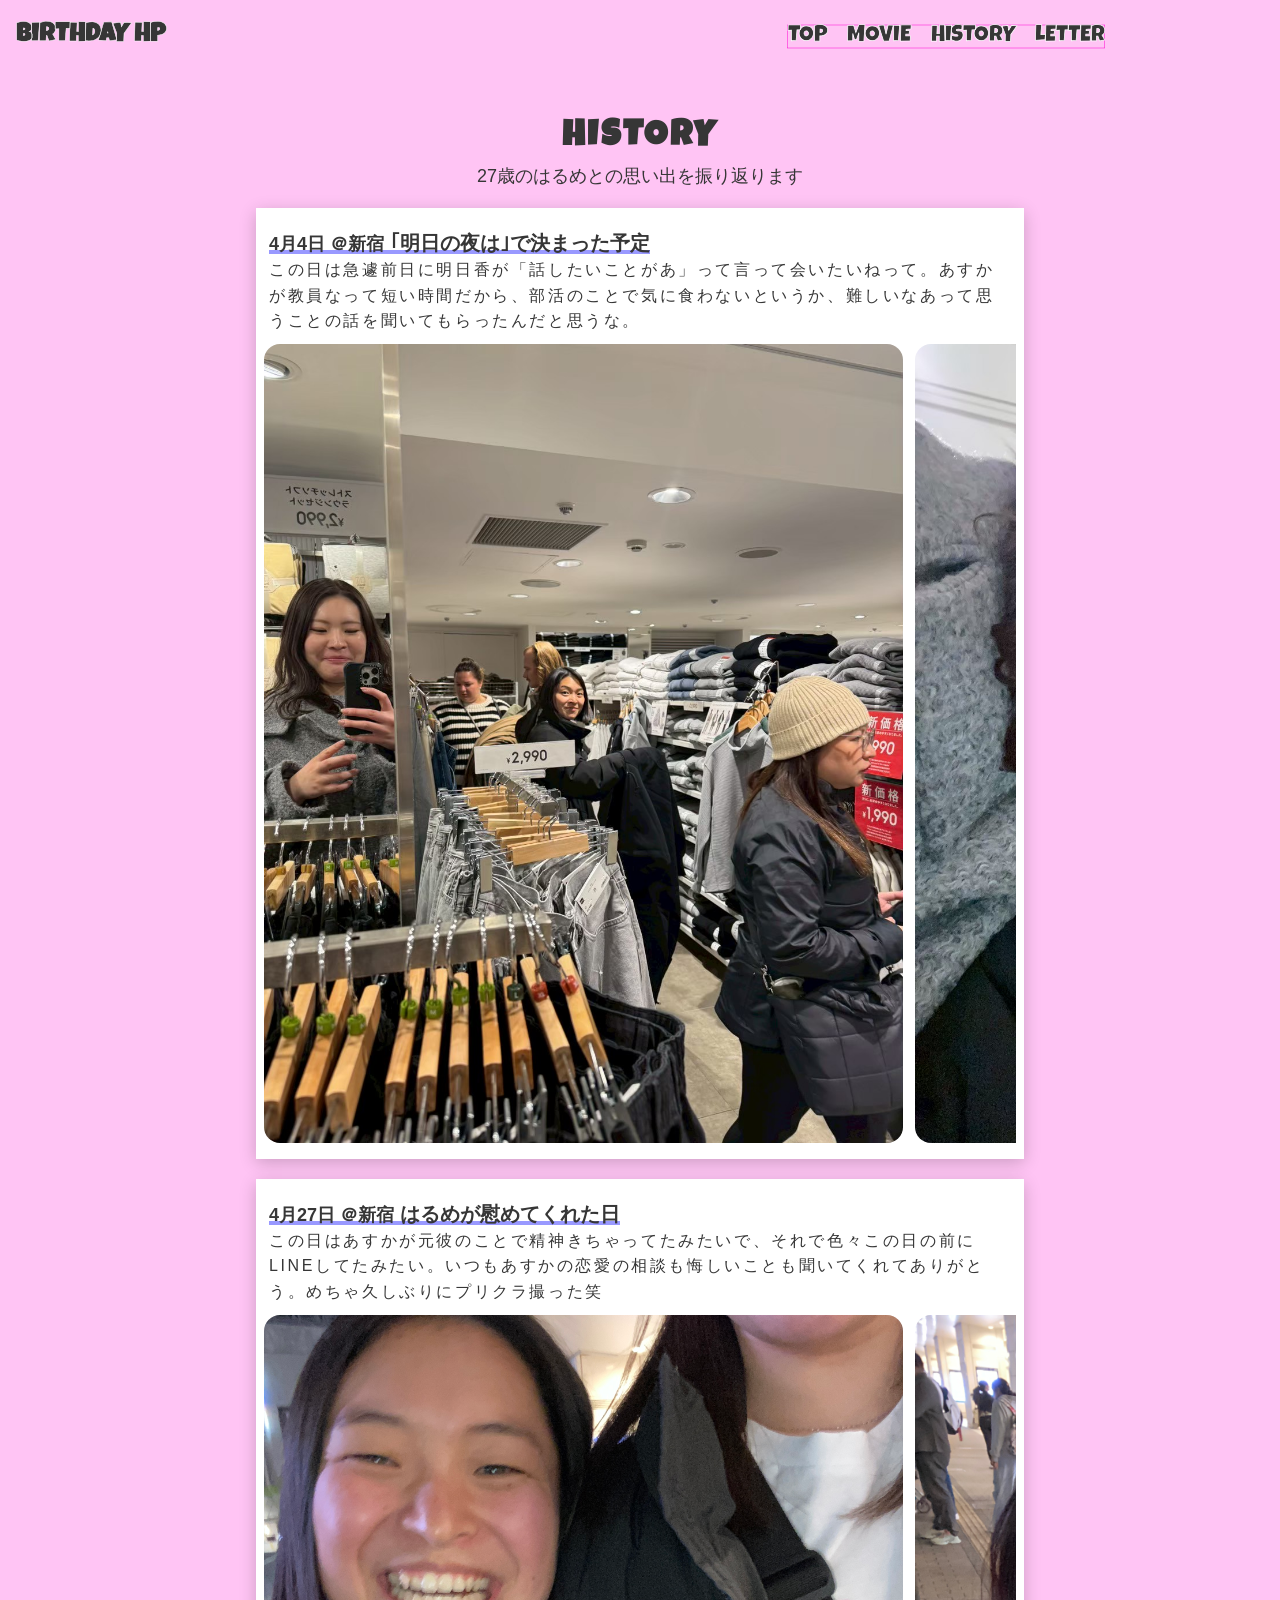
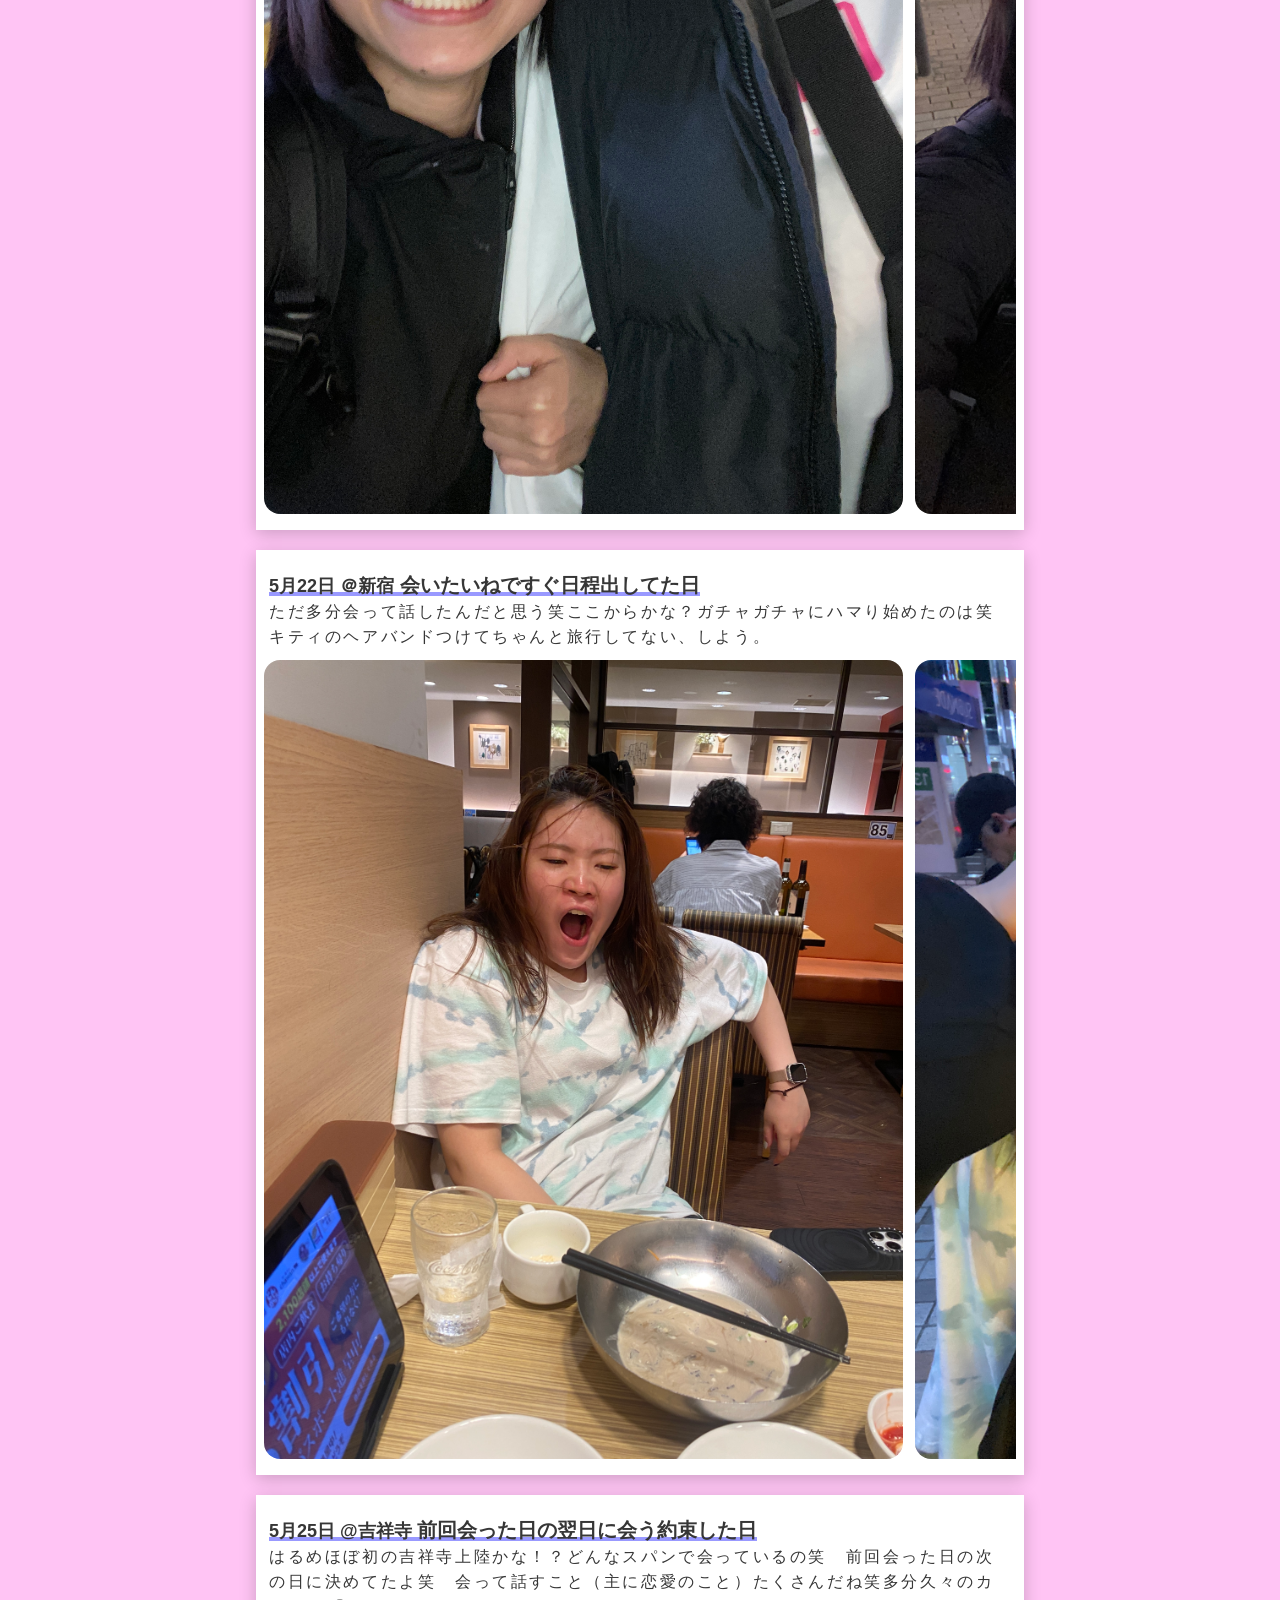
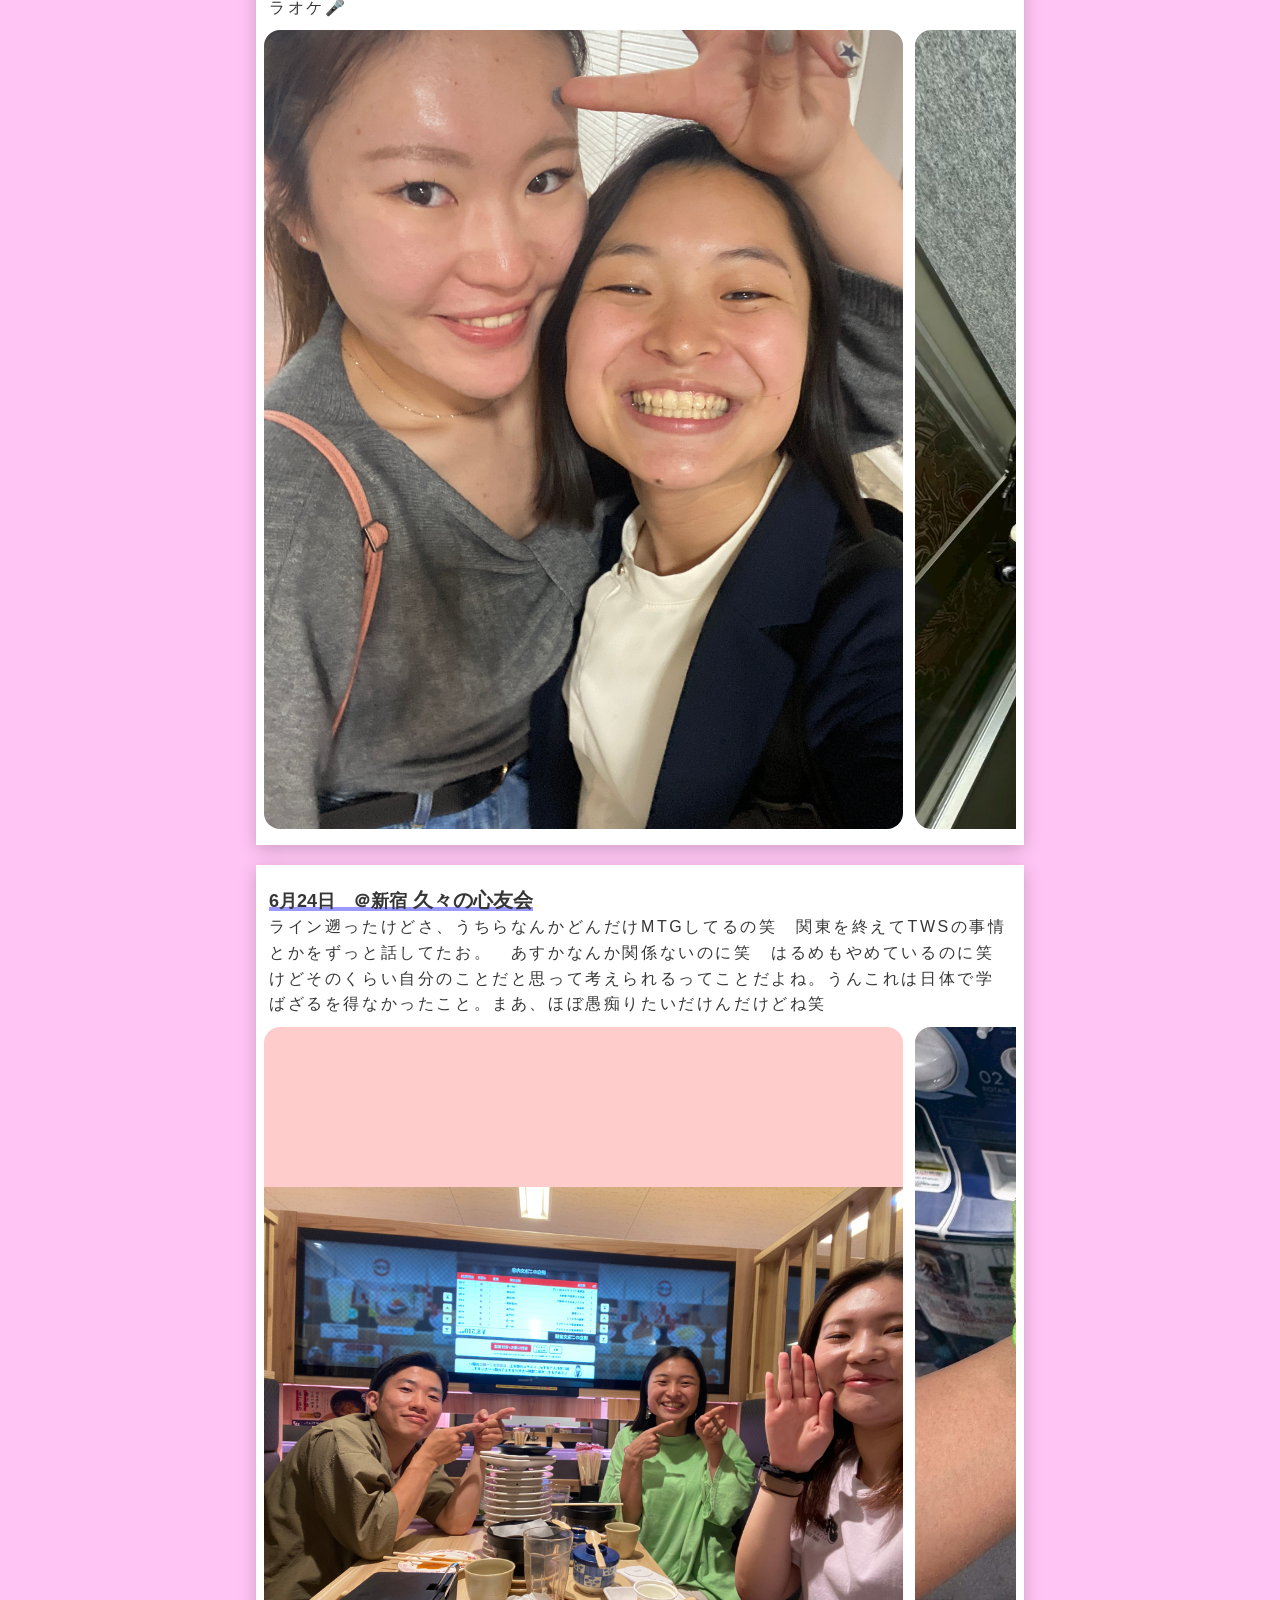
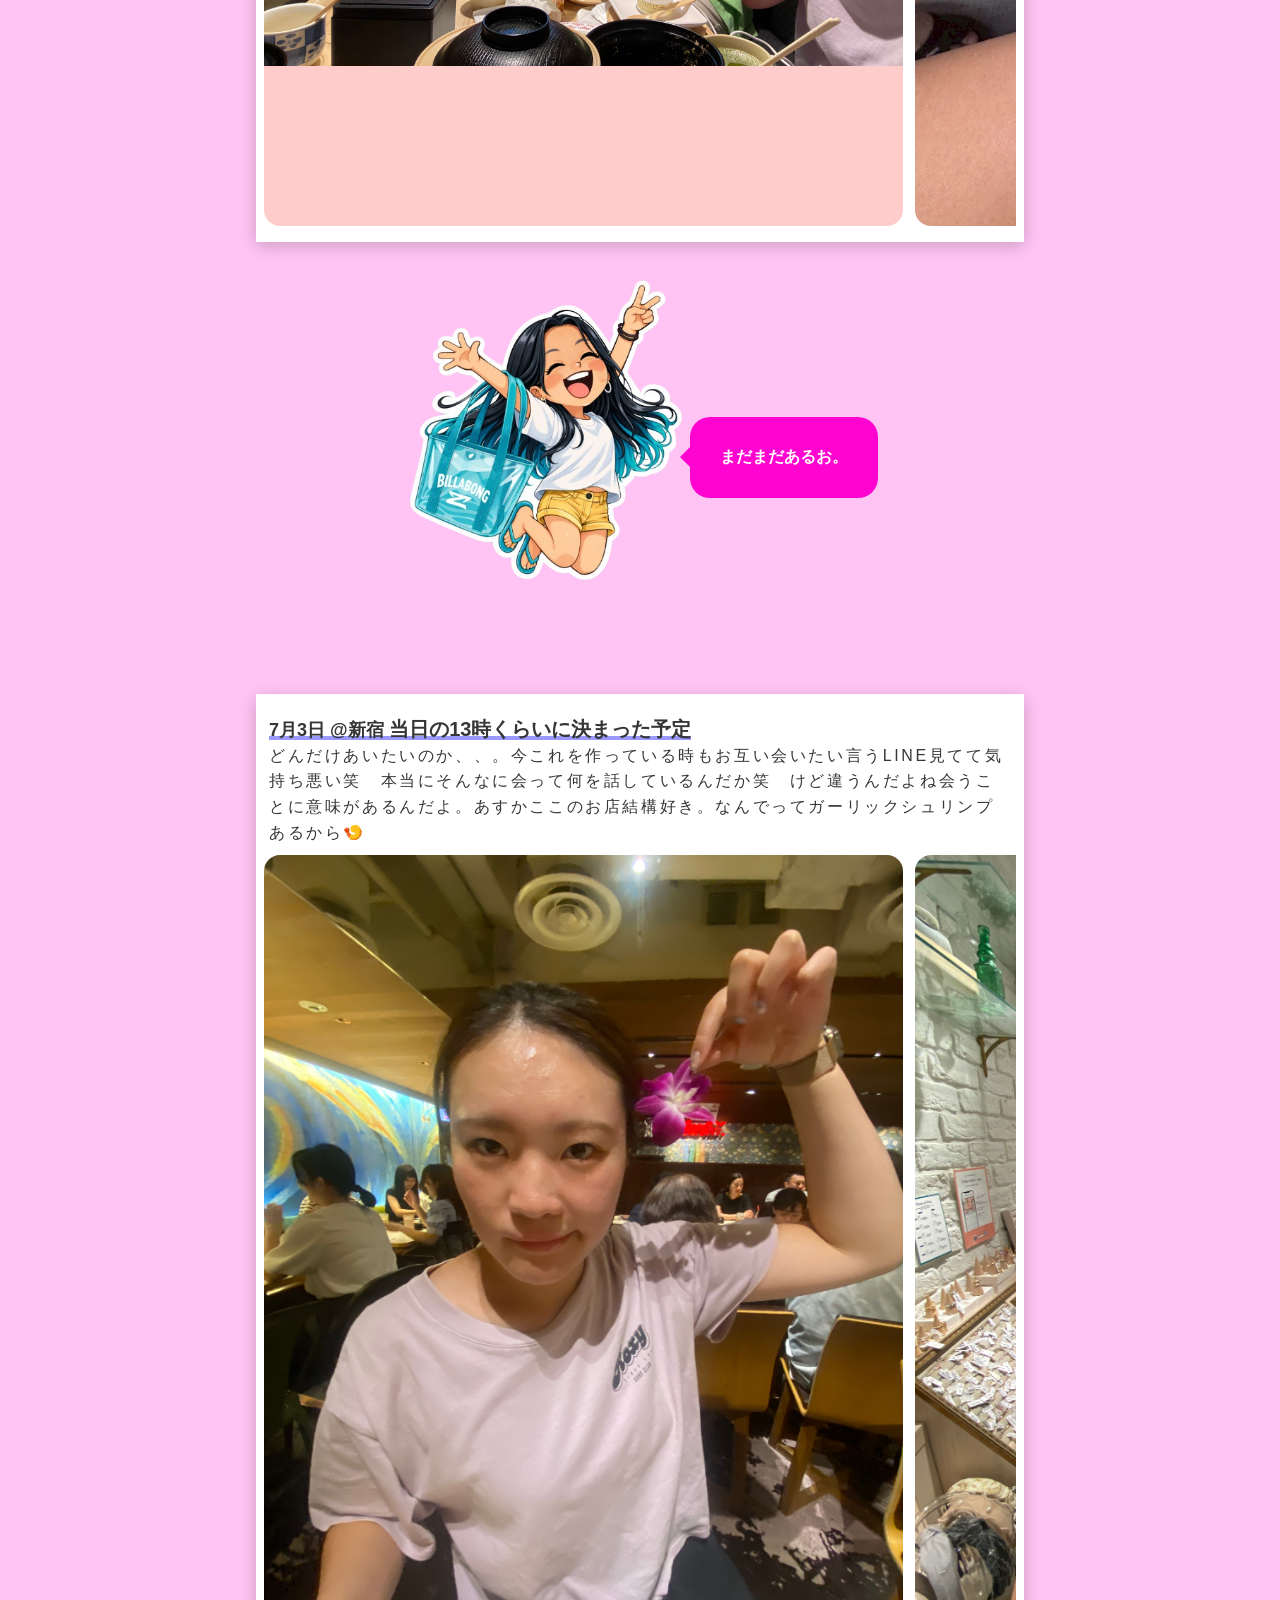
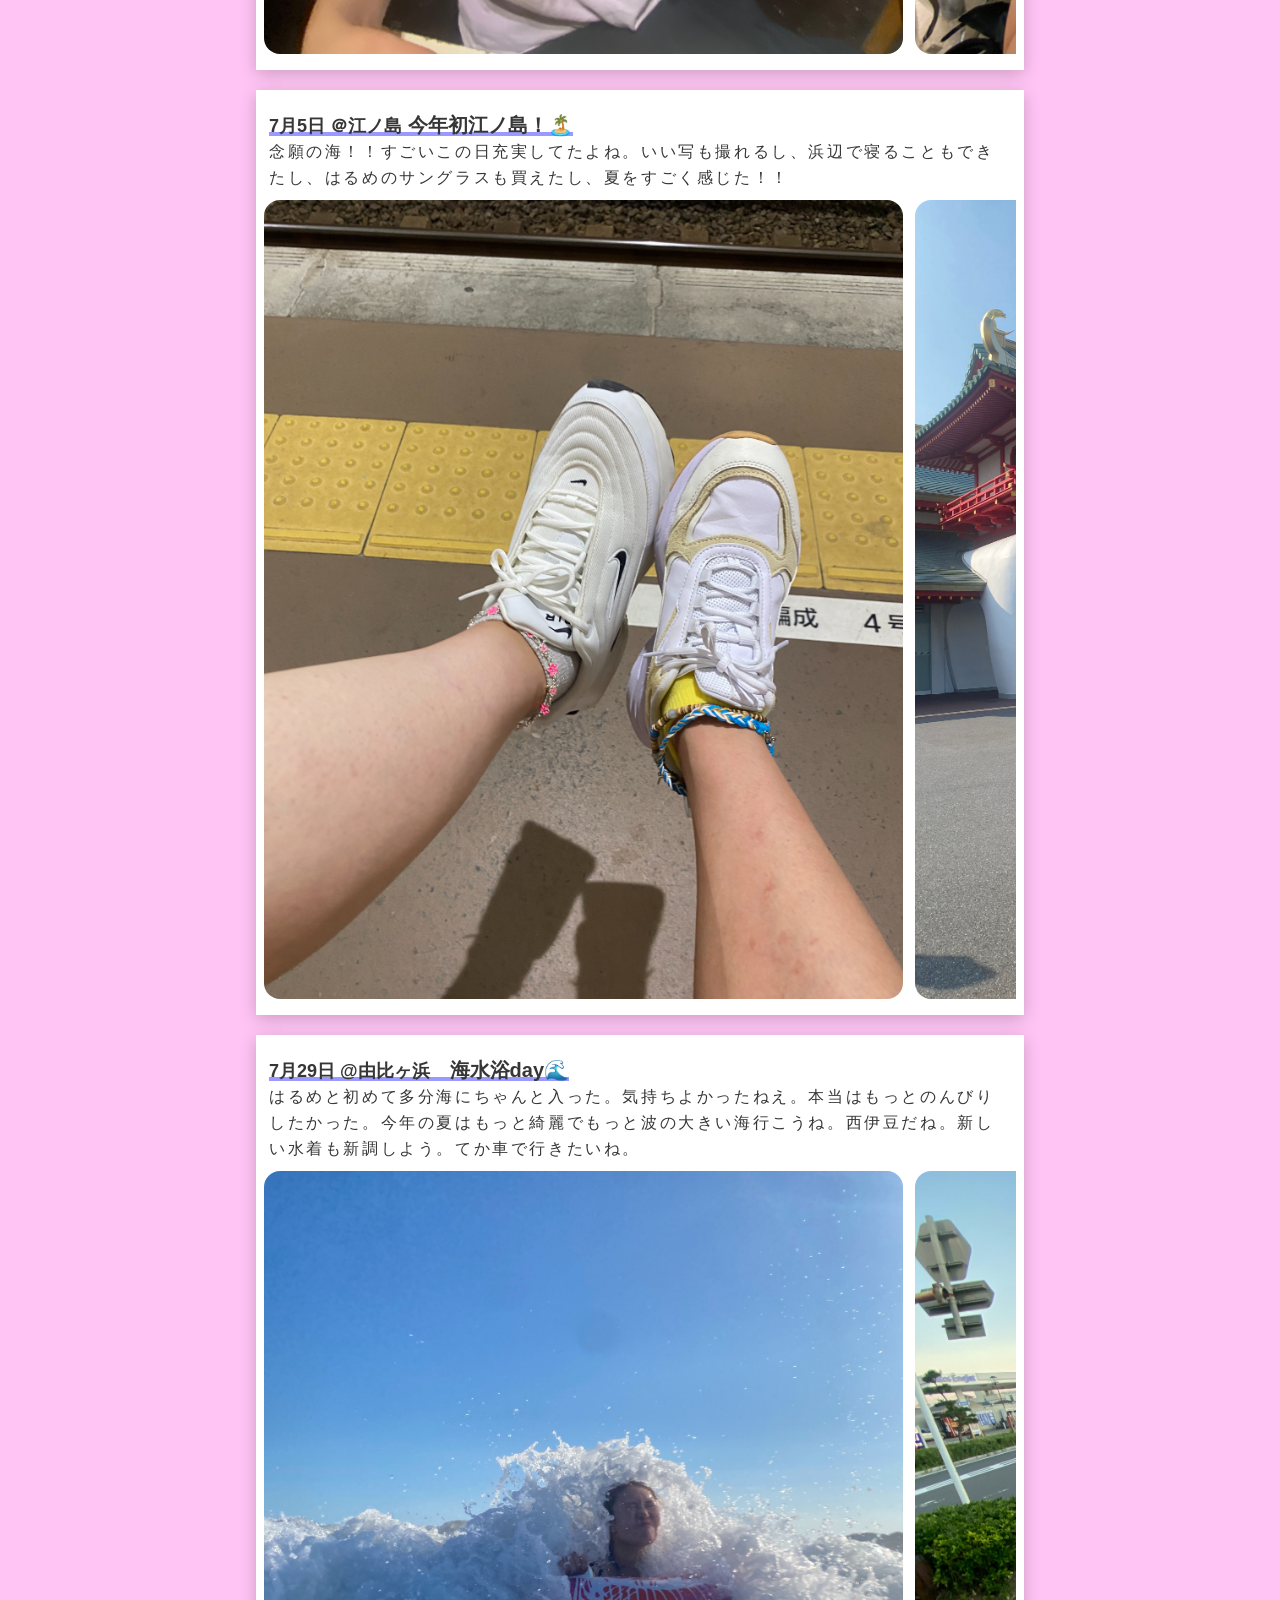
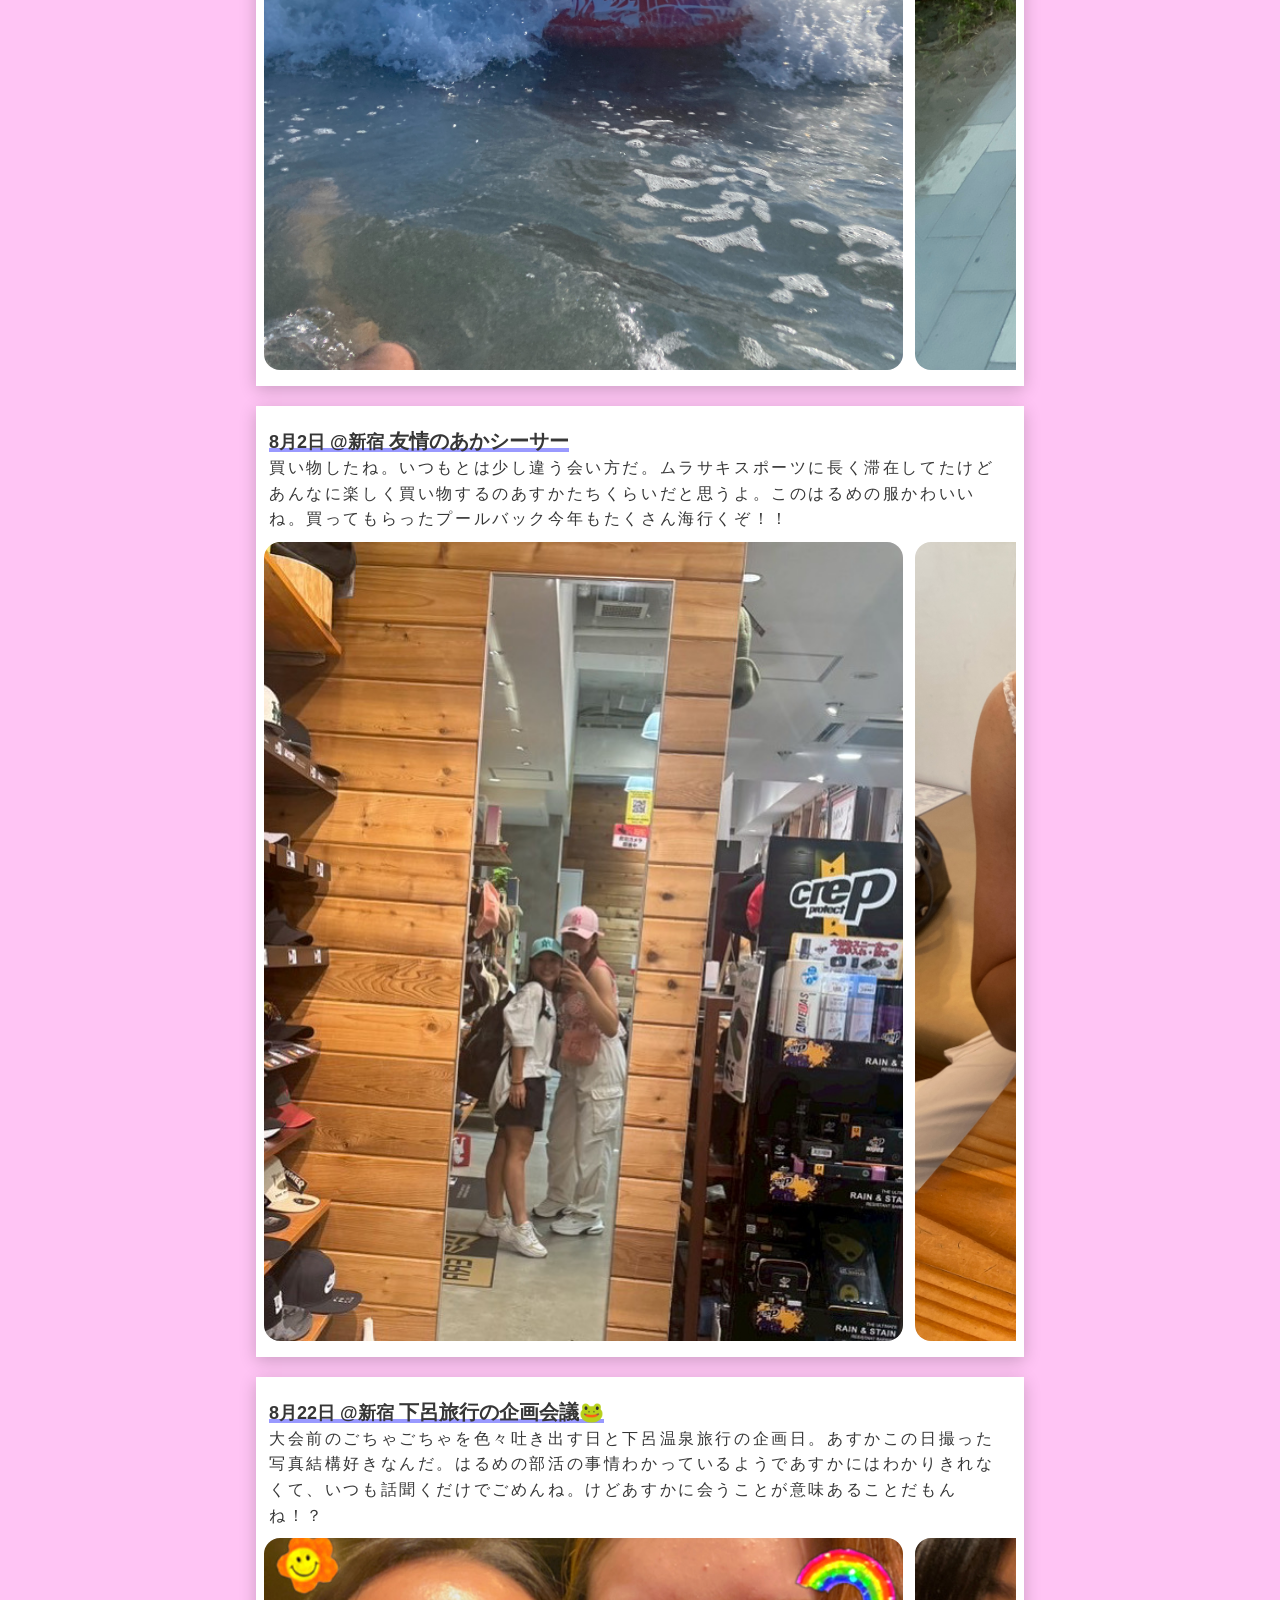
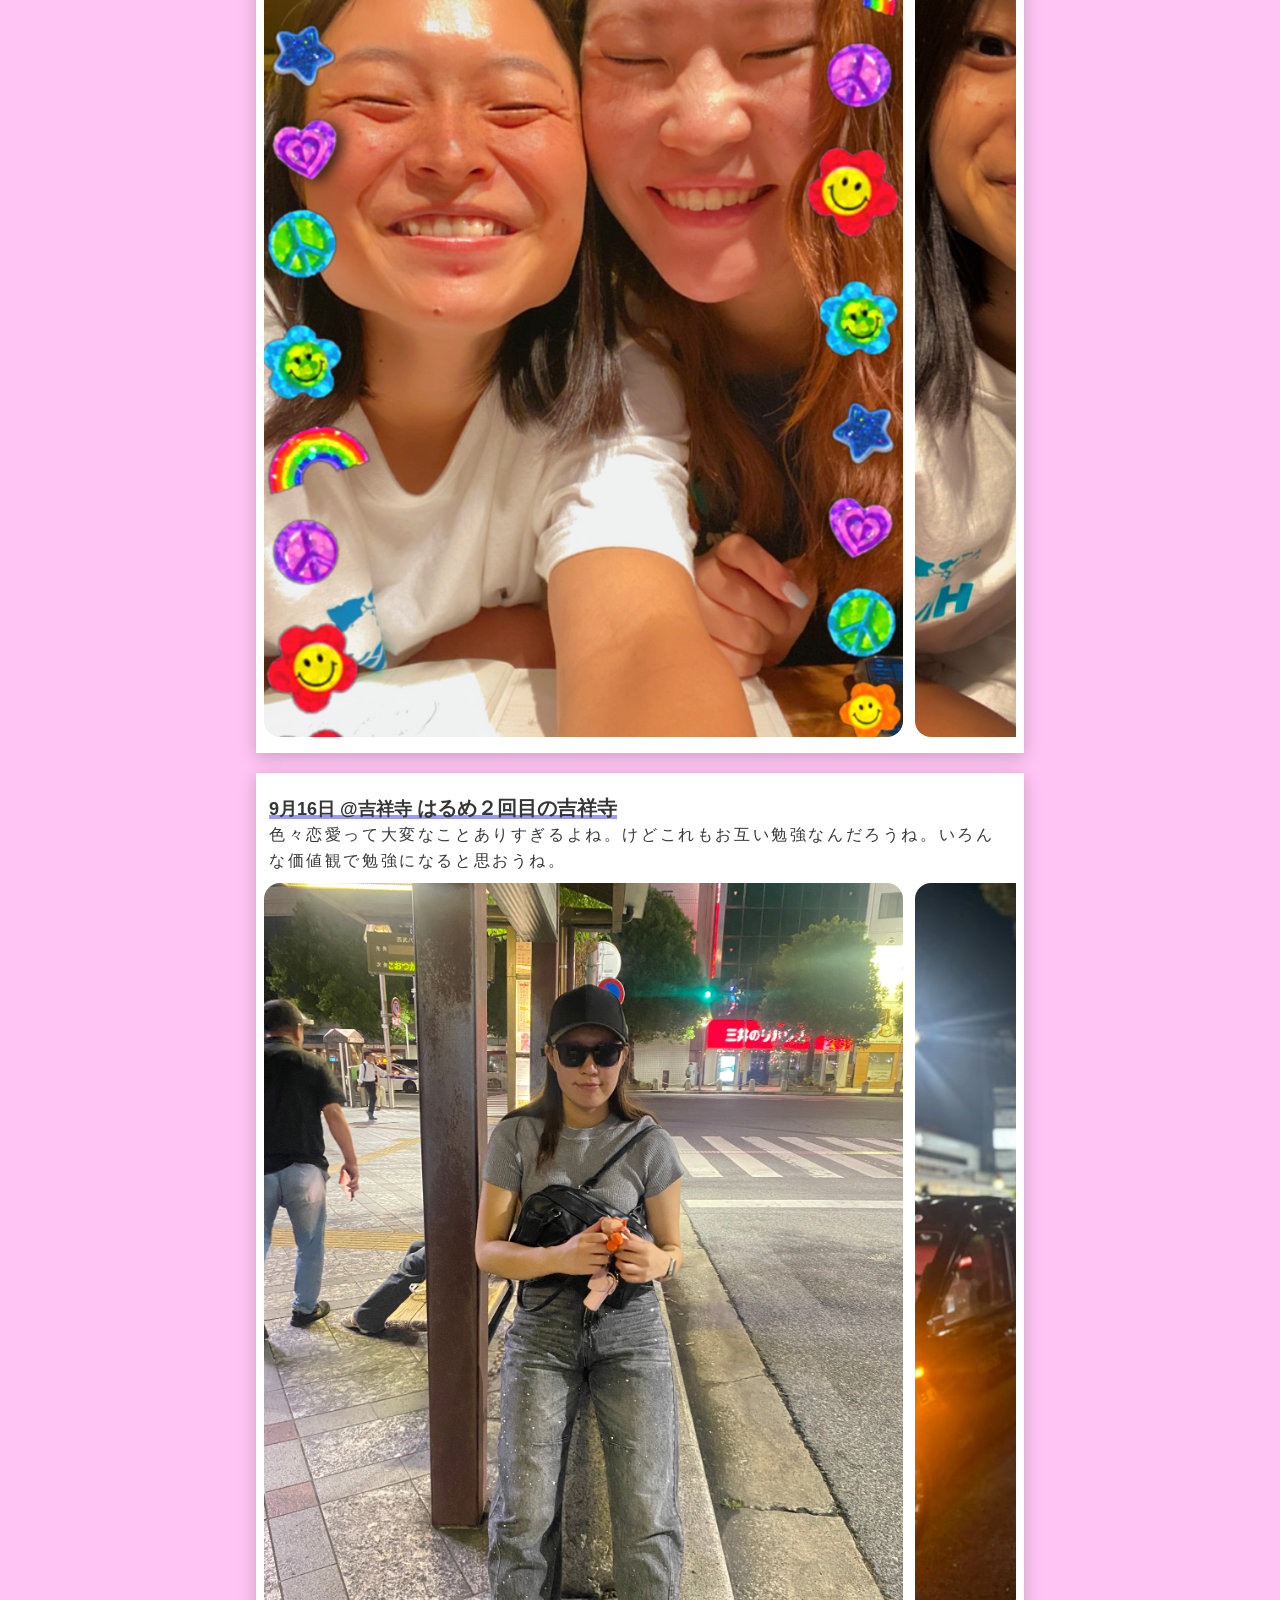
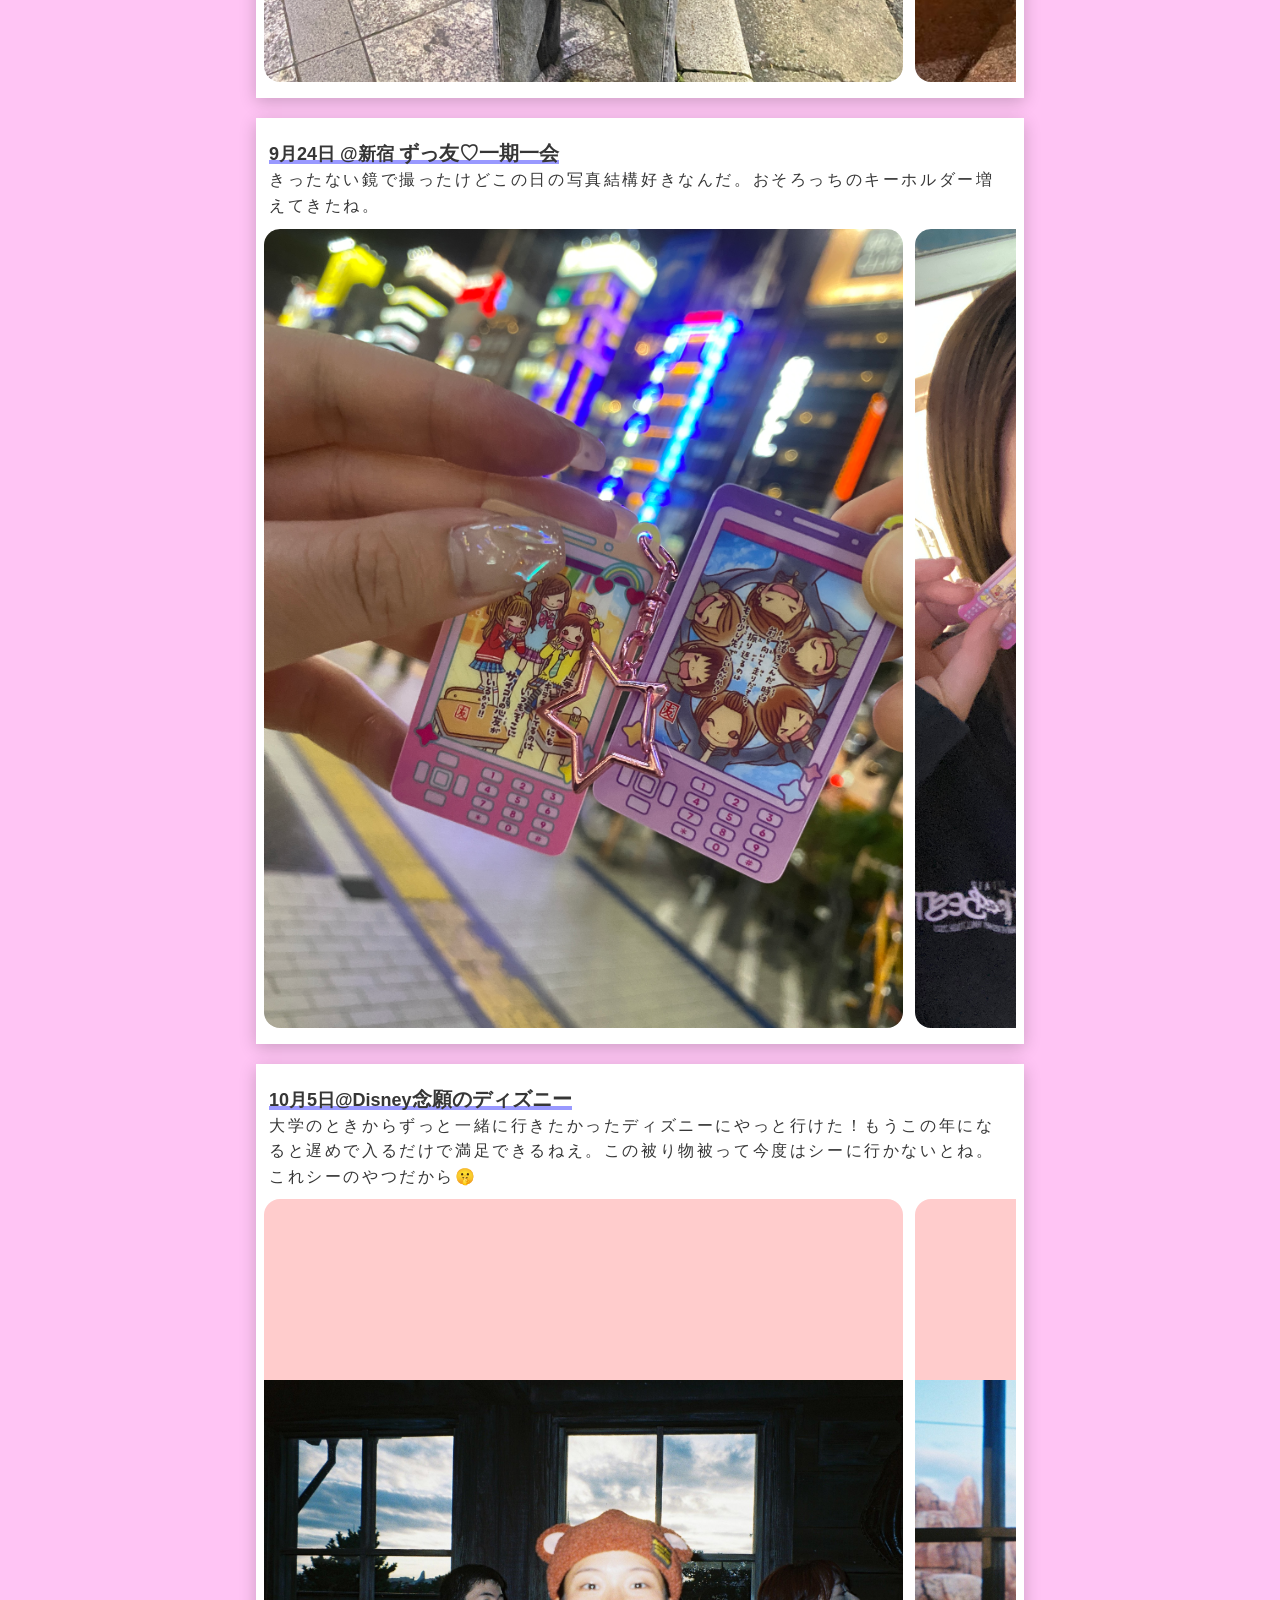
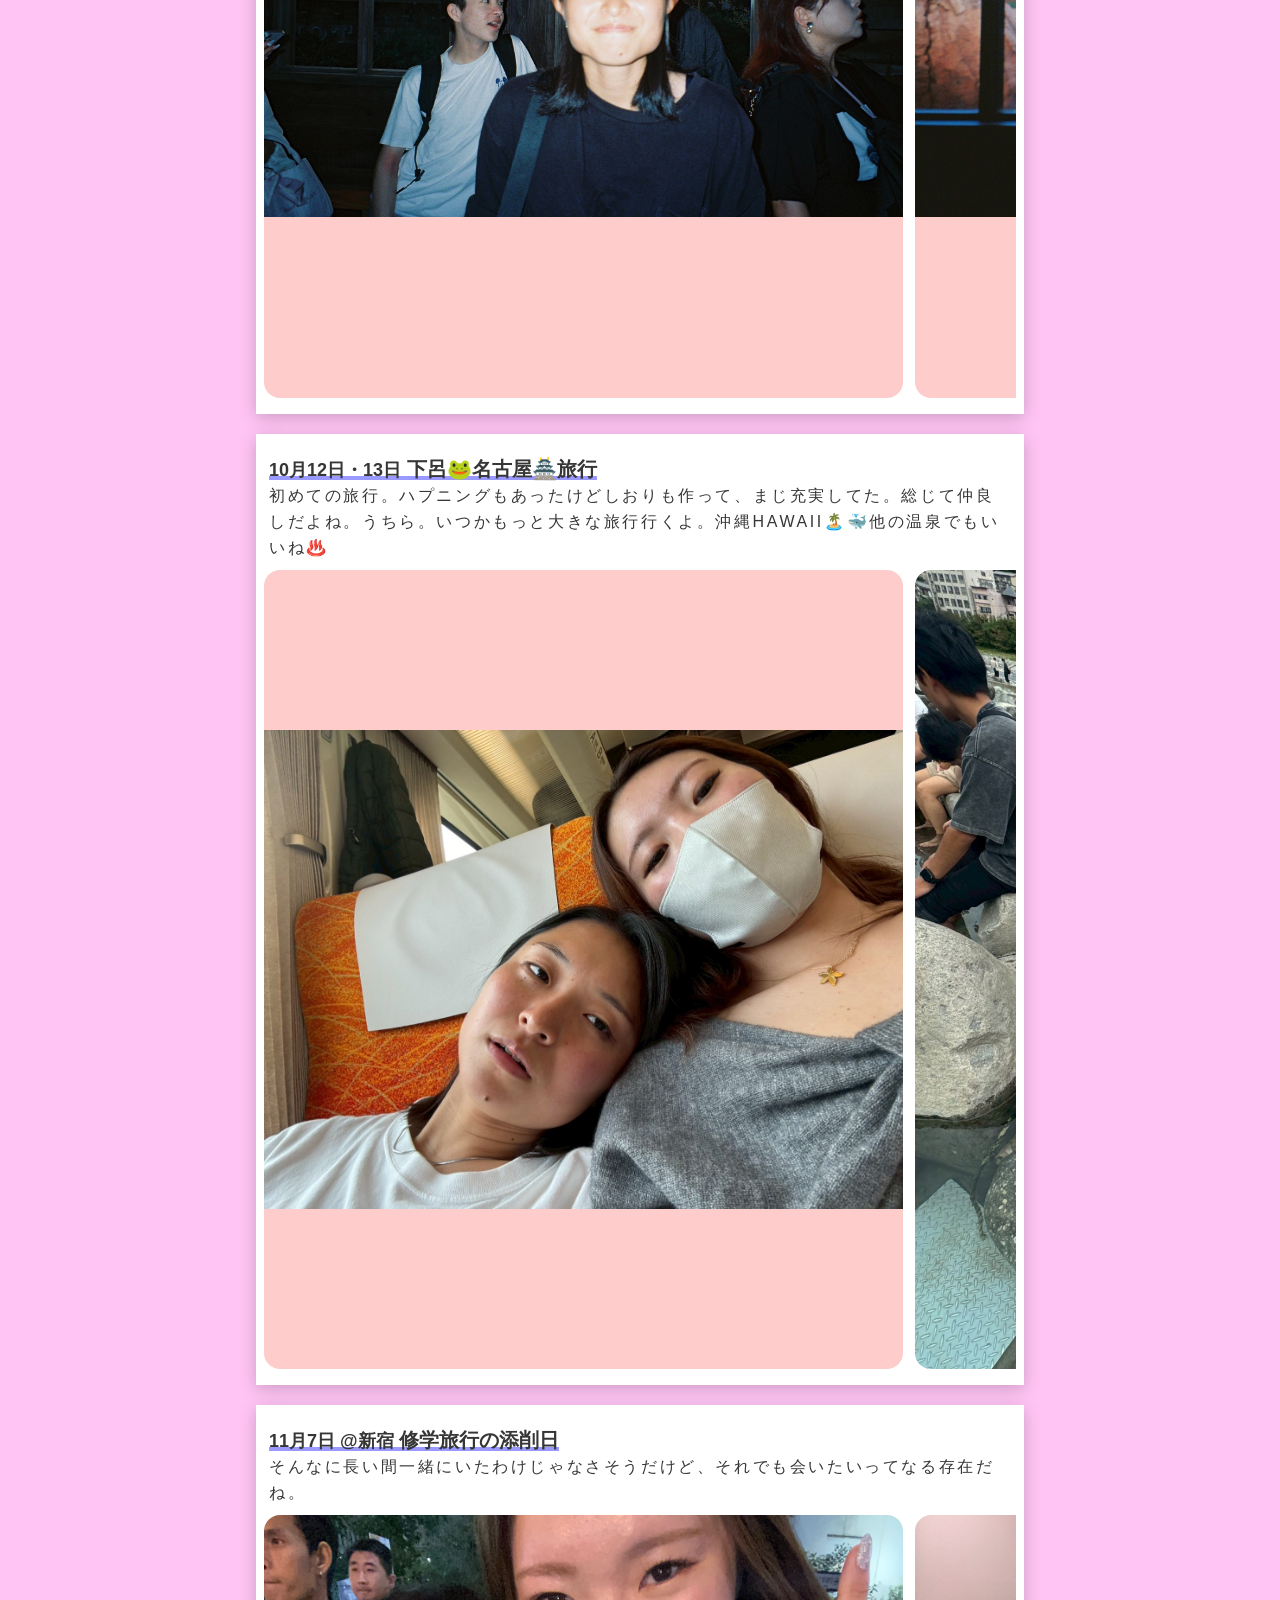
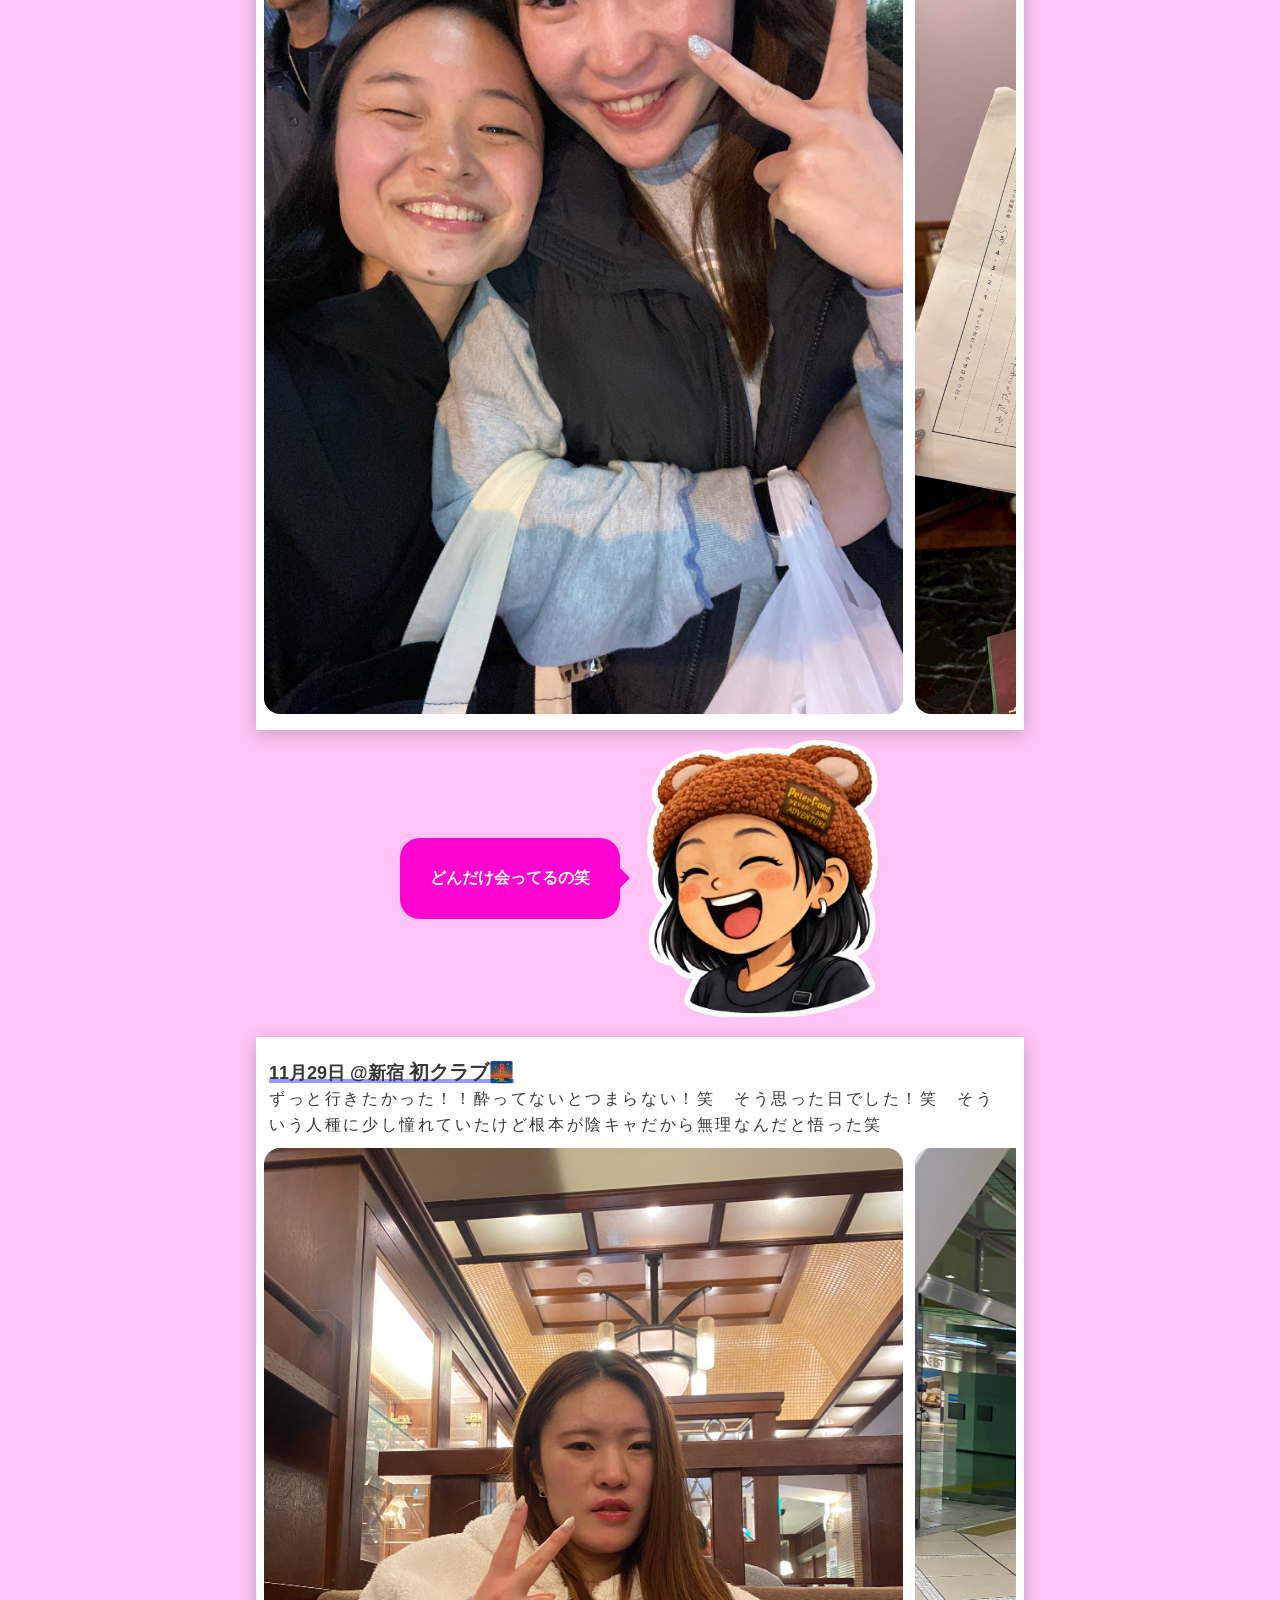
<file: history.html>
<!doctype html>
<html lang="ja">
  <head>
    <meta charset="utf-8" />
    <meta name="viewport" content="width=device-width,initial-scale=1" />
    <title>BIRTHDAY HP</title>
    <meta
      name="description"
      content="大好きなはるめの誕生日をお祝いするHPになっています"
    />
    <meta name="format-detection" content="telephone=no" />

    <!-- favicon/web-clip-icon -->
    <link rel="icon" href="favicon.ico" type="image/ico" />
    <link rel="icon" href="favicon.png" type="image/png" />
    <link rel="icon" href="favicon.svg" type="image/svg+xml" />
    <link rel="apple-touch-icon" href="webclip.png" />

    <!-- ogp -->
    <meta property="og:site_name" content="BIRTHDAY HP" />
    <meta property="og:url" content="" />
    <meta property="og:type" content="website" />
    <meta property="og:title" content="BIRTHDAY HP" />
    <meta
      property="og:description"
      content="大好きなはるめの誕生日をお祝いするHPになっています"
    />
    <meta property="og:image" content="" />
    <meta property="og:locale" content="ja_JP" />
    <meta name="twitter:card" content="summary_large_image" />
    <meta
      name="twitter:description"
      content="大好きなはるめの誕生日をお祝いするHPになっています"
    />
    <meta name="twitter:image:src" content="" />

    <!-- google fonts -->
    <link rel="preconnect" href="https://fonts.googleapis.com" />
    <link rel="preconnect" href="https://fonts.gstatic.com" crossorigin />
    <link
      href="https://fonts.googleapis.com/css2?family=Luckiest+Guy&display=swap"
      rel="stylesheet"
    />

    <!-- css -->
    <link rel="stylesheet" href="css/reset.css" />
    <link rel="stylesheet" href="css/main.css" />

    <!-- js -->
    <!-- gsap,swiperのscriptを読み込む際はmain.jsより先に読み込んでください。 -->
    <script src="https://cdn.jsdelivr.net/npm/gsap@3.14.1/dist/gsap.min.js"></script>
    <script src="js/main.js" defer></script>
  </head>

  <body class="js_body">
    <header class="l_header">
      <h1 class="l_header-logo">
        <a href="index.html" class="l_header-logo_link">BIRTHDAY HP</a>
      </h1>
      <nav class="l_header-nav js_navigation">
        <ul class="l_header-nav_list">
          <li class="l_header-nav_item">
            <a href="index.html" class="l_header-nav_link"
              ><span class="l_header-nav__span">01</span>TOP</a
            >
          </li>
          <li class="l_header-nav_item">
            <a href="movie.html" class="l_header-nav_link"
              ><span class="l_header-nav__span">02</span>MOVIE</a
            >
          </li>
          <li class="l_header-nav_item">
            <a href="history.html" class="l_header-nav_link"
              ><span class="l_header-nav__span">03</span>HISTORY</a
            >
          </li>
          <li class="l_header-nav_item">
            <a href="letter.html" class="l_header-nav_link"
              ><span class="l_header-nav__span">04</span>LETTER</a
            >
          </li>

          <div class="l_header-follow-box">
            <p class="l_header-follow-txt">FOLLOW ME!</p>
            <div class="l_header-follow-img-wrapper">
              <a
                href="https://www.instagram.com/tomorrow87270/"
                target="_blank"
                class="l_header-follow-link"
              >
                <img
                  src="img/instgram.png"
                  alt="インスタグラムのロゴ"
                  width="41"
                  height="42"
                  class="l_header-follow-img"
                />
              </a>
            </div>
          </div>

          <div class="l_header-imageicon">
            <img
              src="img/illust_logo.png"
              alt="はるめとあすかのイラスト"
              width="500"
              height="500"
              class="l_header-imageicon-img"
            />
          </div>
        </ul>
      </nav>

      <button class="m_hamburger js_hamburger">
        <span class="m_hamburger-bar js_hamburger-bar"></span>
        <span class="m_hamburger-bar js_hamburger-bar"></span>
        <span class="m_hamburger-bar js_hamburger-bar"></span>
      </button>
    </header>

    <main class="history_main">
      <section class="history_section">
        <div class="l_contents">
          <div class="l_container">
            <h2 class="l_section-title">HISTORY</h2>
            <p class="l_section-txt">27歳のはるめとの思い出を振り返ります</p>

            <div class="history_contents">
              <div class="history_content">
                <div class="history_txt-wrap">
                  <h3 class="history_content-ttl">
                    <span class="history-date">4月4日 ＠新宿</span>
                    <br class="sp_br" />｢明日の夜は｣で決まった予定
                  </h3>
                  <p class="history_content-txt">
                    この日は急遽前日に明日香が「話したいことがあ」って言って会いたいねって。あすかが教員なって短い時間だから、部活のことで気に食わないというか、難しいなあって思うことの話を聞いてもらったんだと思うな。
                  </p>
                </div>

                <div class="history_slide-items_wrap">
                  <ul class="history_slide-items">
                    <li class="history_slide-items_item">
                      <img
                        src="img/memory/4m/0404/0404_1.jpg"
                        alt="4月4日の写真"
                        class="history_slide-items_photo"
                      />
                    </li>
                    <li class="history_slide-items_item">
                      <img
                        src="img/memory/4m/0404/0404_2.jpg"
                        alt="4月4日の写真"
                        class="history_slide-items_photo"
                      />
                    </li>
                  </ul>
                </div>
              </div>
            </div>

            <div class="history_contents">
              <div class="history_content">
                <div class="history_txt-wrap">
                  <h3 class="history_content-ttl">
                    <span class="history-date">4月27日 ＠新宿</span>
                    <br class="sp_br" />はるめが慰めてくれた日
                  </h3>
                  <p class="history_content-txt">
                    この日はあすかが元彼のことで精神きちゃってたみたいで、それで色々この日の前にLINEしてたみたい。いつもあすかの恋愛の相談も悔しいことも聞いてくれてありがとう。めちゃ久しぶりにプリクラ撮った笑
                  </p>
                </div>

                <div class="history_slide-items_wrap">
                  <ul class="history_slide-items">
                    <li class="history_slide-items_item">
                      <img
                        src="img/memory/4m/0427/0427_1.JPG"
                        alt="4月27日の写真"
                        class="history_slide-items_photo"
                      />
                    </li>
                    <li class="history_slide-items_item">
                      <img
                        src="img/memory/4m/0427/0427_2.JPG"
                        alt="4月27日の写真"
                        class="history_slide-items_photo"
                      />
                    </li>
                    <li class="history_slide-items_item">
                      <img
                        src="img/memory/4m/0427/0427_3.JPG"
                        alt="4月27日の写真"
                        class="history_slide-items_photo"
                      />
                    </li>
                    <li class="history_slide-items_item">
                      <img
                        src="img/memory/4m/0427/0427_4.JPG"
                        alt="4月27日の写真"
                        class="history_slide-items_photo"
                      />
                    </li>
                    <li class="history_slide-items_item">
                      <img
                        src="img/memory/4m/0427/0427_5.jpg"
                        alt="4月27日の写真"
                        class="history_slide-items_photo"
                      />
                    </li>
                    <li class="history_slide-items_item">
                      <img
                        src="img/memory/4m/0427/0427_6.jpg"
                        alt="4月27日の写真"
                        class="history_slide-items_photo"
                      />
                    </li>
                    <li class="history_slide-items_item">
                      <img
                        src="img/memory/4m/0427/0427_7.jpg"
                        alt="4月27日の写真"
                        class="history_slide-items_photo"
                      />
                    </li>
                  </ul>
                </div>
              </div>
            </div>

            <div class="history_contents">
              <div class="history_content">
                <div class="history_txt-wrap">
                  <h3 class="history_content-ttl">
                    <span class="history-date">5月22日 ＠新宿</span>
                    <br class="sp_br" />会いたいねですぐ日程出してた日
                  </h3>
                  <p class="history_content-txt">
                    ただ多分会って話したんだと思う笑ここからかな？ガチャガチャにハマり始めたのは笑キティのヘアバンドつけてちゃんと旅行してない、しよう。
                  </p>
                </div>

                <div class="history_slide-items_wrap">
                  <ul class="history_slide-items">
                    <li class="history_slide-items_item">
                      <img
                        src="img/memory/5m/0522/0522_1.JPG"
                        alt="5月22日の写真"
                        class="history_slide-items_photo"
                      />
                    </li>
                    <li class="history_slide-items_item">
                      <img
                        src="img/memory/5m/0522/0522_2.JPG"
                        alt="5月22日の写真"
                        class="history_slide-items_photo"
                      />
                    </li>
                    <li class="history_slide-items_item">
                      <img
                        src="img/memory/5m/0522/0522_3.JPG"
                        alt="5月22日の写真"
                        class="history_slide-items_photo"
                      />
                    </li>
                    <li class="history_slide-items_item">
                      <img
                        src="img/memory/5m/0522/0522_4.jpg"
                        alt="5月22日の写真"
                        class="history_slide-items_photo"
                      />
                    </li>
                  </ul>
                </div>
              </div>
            </div>

            <div class="history_contents">
              <div class="history_content">
                <div class="history_txt-wrap">
                  <h3 class="history_content-ttl">
                    <span class="history-date">5月25日 @吉祥寺</span>
                    <br class="sp_br" />前回会った日の翌日に会う約束した日
                  </h3>
                  <p class="history_content-txt">
                    はるめほぼ初の吉祥寺上陸かな！？どんなスパンで会っているの笑　前回会った日の次の日に決めてたよ笑　会って話すこと（主に恋愛のこと）たくさんだね笑多分久々のカラオケ🎤
                  </p>
                </div>

                <div class="history_slide-items_wrap">
                  <ul class="history_slide-items">
                    <li class="history_slide-items_item">
                      <img
                        src="img/memory/5m/0525/0525_1.JPG"
                        alt="5月25日の写真"
                        class="history_slide-items_photo"
                      />
                    </li>
                    <li class="history_slide-items_item">
                      <img
                        src="img/memory/5m/0525/0525_2.jpg"
                        alt="5月25日の写真"
                        class="history_slide-items_photo"
                      />
                    </li>
                    <li class="history_slide-items_item">
                      <img
                        src="img/memory/5m/0525/0525_3.jpg"
                        alt="5月25日の写真"
                        class="history_slide-items_photo"
                      />
                    </li>
                  </ul>
                </div>
              </div>
            </div>

            <div class="history_contents">
              <div class="history_content">
                <div class="history_txt-wrap">
                  <h3 class="history_content-ttl">
                    <span class="history-date">6月24日　＠新宿</span>
                    久々の心友会
                  </h3>
                  <p class="history_content-txt">
                    ライン遡ったけどさ、うちらなんかどんだけMTGしてるの笑　関東を終えてTWSの事情とかをずっと話してたお。　あすかなんか関係ないのに笑　はるめもやめているのに笑　けどそのくらい自分のことだと思って考えられるってことだよね。うんこれは日体で学ばざるを得なかったこと。まあ、ほぼ愚痴りたいだけんだけどね笑
                  </p>
                </div>

                <div class="history_slide-items_wrap">
                  <ul class="history_slide-items">
                    <li class="history_slide-items_item is-contain">
                      <img
                        src="img/memory/6m/0624_1.JPG"
                        alt="6月24日の写真"
                        class="history_slide-items_photo"
                      />
                    </li>
                    <li class="history_slide-items_item">
                      <img
                        src="img/memory/6m/0624_2.JPG"
                        alt="6月24日の写真"
                        class="history_slide-items_photo"
                      />
                    </li>
                  </ul>
                </div>
              </div>
            </div>

            <div class="history_continue-box">
              <div class="history_continue-img-wrap">
                <img
                  src="img/continue.png"
                  alt="まだまだあるお"
                  class="history_continue-img"
                />
              </div>
              <div class="history_continue-txt-box">
                <p class="history_continue-txt">まだまだあるお。</p>
              </div>
            </div>

            <div class="history_contents">
              <div class="history_content">
                <div class="history_txt-wrap">
                  <h3 class="history_content-ttl">
                    <span class="history-date">7月3日 @新宿</span>
                    <br class="sp_br" />当日の13時くらいに決まった予定
                  </h3>
                  <p class="history_content-txt">
                    どんだけあいたいのか、、。今これを作っている時もお互い会いたい言うLINE見てて気持ち悪い笑　本当にそんなに会って何を話しているんだか笑　けど違うんだよね会うことに意味があるんだよ。あすかここのお店結構好き。なんでってガーリックシュリンプあるから🍤
                  </p>
                </div>

                <div class="history_slide-items_wrap">
                  <ul class="history_slide-items">
                    <li class="history_slide-items_item">
                      <img
                        src="img/memory/7m/0704/0704_1.JPG"
                        alt="7月4日の写真"
                        class="history_slide-items_photo"
                      />
                    </li>
                    <li class="history_slide-items_item">
                      <img
                        src="img/memory/7m/0704/0704_2.JPG"
                        alt="7月4日の写真"
                        class="history_slide-items_photo"
                      />
                    </li>
                    <li class="history_slide-items_item">
                      <img
                        src="img/memory/7m/0704/0704_3.jpg"
                        alt="7月4日の写真"
                        class="history_slide-items_photo"
                      />
                    </li>
                    <li class="history_slide-items_item">
                      <img
                        src="img/memory/7m/0704/0704_4.jpg"
                        alt="7月4日の写真"
                        class="history_slide-items_photo"
                      />
                    </li>
                    <li class="history_slide-items_item">
                      <img
                        src="img/memory/7m/0704/0704_5.jpg"
                        alt="7月4日の写真"
                        class="history_slide-items_photo"
                      />
                    </li>
                  </ul>
                </div>
              </div>
            </div>

            <div class="history_contents">
              <div class="history_content">
                <div class="history_txt-wrap">
                  <h3 class="history_content-ttl">
                    <span class="history-date">7月5日 ＠江ノ島</span>
                    今年初江ノ島！🏝️
                  </h3>
                  <p class="history_content-txt">
                    念願の海！！すごいこの日充実してたよね。いい写も撮れるし、浜辺で寝ることもできたし、はるめのサングラスも買えたし、夏をすごく感じた！！
                  </p>
                </div>

                <div class="history_slide-items_wrap">
                  <ul class="history_slide-items">
                    <li class="history_slide-items_item">
                      <img
                        src="img/memory/7m/0705/0705_1.JPG"
                        alt="7月5日の写真"
                        class="history_slide-items_photo"
                      />
                    </li>
                    <li class="history_slide-items_item">
                      <img
                        src="img/memory/7m/0705/0705_2.JPG"
                        alt="7月5日の写真"
                        class="history_slide-items_photo"
                      />
                    </li>
                    <li class="history_slide-items_item">
                      <img
                        src="img/memory/7m/0705/0705_3.JPG"
                        alt="7月5日の写真"
                        class="history_slide-items_photo"
                      />
                    </li>
                    <li class="history_slide-items_item">
                      <img
                        src="img/memory/7m/0705/0705_4.JPG"
                        alt="7月5日の写真"
                        class="history_slide-items_photo"
                      />
                    </li>
                    <li class="history_slide-items_item">
                      <img
                        src="img/memory/7m/0705/0705_5.JPG"
                        alt="7月5日の写真"
                        class="history_slide-items_photo"
                      />
                    </li>
                    <li class="history_slide-items_item">
                      <img
                        src="img/memory/7m/0705/0705_6.JPG"
                        alt="7月5日の写真"
                        class="history_slide-items_photo"
                      />
                    </li>
                    <li class="history_slide-items_item">
                      <img
                        src="img/memory/7m/0705/0705_7.JPG"
                        alt="7月5日の写真"
                        class="history_slide-items_photo"
                      />
                    </li>
                    <li class="history_slide-items_item">
                      <img
                        src="img/memory/7m/0705/0705_8.JPG"
                        alt="7月5日の写真"
                        class="history_slide-items_photo"
                      />
                    </li>
                    <li class="history_slide-items_item">
                      <img
                        src="img/memory/7m/0705/0705_9.JPG"
                        alt="7月5日の写真"
                        class="history_slide-items_photo"
                      />
                    </li>
                    <li class="history_slide-items_item">
                      <img
                        src="img/memory/7m/0705/0705_10.JPG"
                        alt="7月5日の写真"
                        class="history_slide-items_photo"
                      />
                    </li>
                    <li class="history_slide-items_item">
                      <img
                        src="img/memory/7m/0705/0705_11.jpg"
                        alt="7月5日の写真"
                        class="history_slide-items_photo"
                      />
                    </li>
                    <li class="history_slide-items_item">
                      <img
                        src="img/memory/7m/0705/0705_12.jpg"
                        alt="7月5日の写真"
                        class="history_slide-items_photo"
                      />
                    </li>
                    <li class="history_slide-items_item">
                      <img
                        src="img/memory/7m/0705/0705_13.jpg"
                        alt="7月5日の写真"
                        class="history_slide-items_photo"
                      />
                    </li>
                  </ul>
                </div>
              </div>
            </div>

            <div class="history_contents">
              <div class="history_content">
                <div class="history_txt-wrap">
                  <h3 class="history_content-ttl">
                    <span class="history-date">7月29日 @由比ヶ浜</span
                    >　海水浴day🌊
                  </h3>
                  <p class="history_content-txt">
                    はるめと初めて多分海にちゃんと入った。気持ちよかったねえ。本当はもっとのんびりしたかった。今年の夏はもっと綺麗でもっと波の大きい海行こうね。西伊豆だね。新しい水着も新調しよう。てか車で行きたいね。
                  </p>
                </div>

                <div class="history_slide-items_wrap">
                  <ul class="history_slide-items">
                    <li class="history_slide-items_item">
                      <img
                        src="img/memory/7m/0729/0729_1.JPG"
                        alt="7月29日の写真"
                        class="history_slide-items_photo"
                      />
                    </li>
                    <li class="history_slide-items_item">
                      <img
                        src="img/memory/7m/0729/0729_2.JPG"
                        alt="7月29日の写真"
                        class="history_slide-items_photo"
                      />
                    </li>
                    <li class="history_slide-items_item">
                      <img
                        src="img/memory/7m/0729/0729_3.JPG"
                        alt="7月29日の写真"
                        class="history_slide-items_photo"
                      />
                    </li>
                    <li class="history_slide-items_item">
                      <img
                        src="img/memory/7m/0729/0729_4.JPG"
                        alt="7月29日の写真"
                        class="history_slide-items_photo"
                      />
                    </li>
                    <li class="history_slide-items_item">
                      <img
                        src="img/memory/7m/0729/0729_5.JPG"
                        alt="7月29日の写真"
                        class="history_slide-items_photo"
                      />
                    </li>
                    <li class="history_slide-items_item">
                      <img
                        src="img/memory/7m/0729/0729_6.JPG"
                        alt="7月29日の写真"
                        class="history_slide-items_photo"
                      />
                    </li>
                    <li class="history_slide-items_item">
                      <img
                        src="img/memory/7m/0729/0729_7.JPG"
                        alt="7月29日の写真"
                        class="history_slide-items_photo"
                      />
                    </li>
                    <li class="history_slide-items_item">
                      <img
                        src="img/memory/7m/0729/0729_8.jpg"
                        alt="7月29日の写真"
                        class="history_slide-items_photo"
                      />
                    </li>
                    <li class="history_slide-items_item is-contain">
                      <img
                        src="img/memory/7m/0729/0729_9.jpg"
                        alt="7月29日の写真"
                        class="history_slide-items_photo"
                      />
                    </li>
                    <li class="history_slide-items_item">
                      <img
                        src="img/memory/7m/0729/0729_10.jpg"
                        alt="7月29日の写真"
                        class="history_slide-items_photo"
                      />
                    </li>
                    <li class="history_slide-items_item">
                      <img
                        src="img/memory/7m/0729/0729_11.jpg"
                        alt="7月29日の写真"
                        class="history_slide-items_photo"
                      />
                    </li>
                  </ul>
                </div>
              </div>
            </div>

            <div class="history_contents">
              <div class="history_content">
                <div class="history_txt-wrap">
                  <h3 class="history_content-ttl">
                    <span class="history-date">8月2日 @新宿</span>
                    友情のあかシーサー
                  </h3>
                  <p class="history_content-txt">
                    買い物したね。いつもとは少し違う会い方だ。ムラサキスポーツに長く滞在してたけどあんなに楽しく買い物するのあすかたちくらいだと思うよ。このはるめの服かわいいね。買ってもらったプールバック今年もたくさん海行くぞ！！
                  </p>
                </div>

                <div class="history_slide-items_wrap">
                  <ul class="history_slide-items">
                    <li class="history_slide-items_item">
                      <img
                        src="img/memory/8m/0802/0802_1.JPG"
                        alt="8月2日の写真"
                        class="history_slide-items_photo"
                      />
                    </li>
                    <li class="history_slide-items_item">
                      <img
                        src="img/memory/8m/0802/0802_2.JPG"
                        alt="8月2日の写真"
                        class="history_slide-items_photo"
                      />
                    </li>
                    <li class="history_slide-items_item">
                      <img
                        src="img/memory/8m/0802/0802_3.JPG"
                        alt="8月2日の写真"
                        class="history_slide-items_photo"
                      />
                    </li>
                    <li class="history_slide-items_item is-contain">
                      <img
                        src="img/memory/8m/0802/0802_4.JPG"
                        alt="8月2日の写真"
                        class="history_slide-items_photo"
                      />
                    </li>
                    <li class="history_slide-items_item is-contain">
                      <img
                        src="img/memory/8m/0802/0802_5.JPG"
                        alt="8月2日の写真"
                        class="history_slide-items_photo"
                      />
                    </li>
                    <li class="history_slide-items_item">
                      <img
                        src="img/memory/8m/0802/0802_7.jpg"
                        alt="8月2日の写真"
                        class="history_slide-items_photo"
                      />
                    </li>
                  </ul>
                </div>
              </div>
            </div>

            <div class="history_contents">
              <div class="history_content">
                <div class="history_txt-wrap">
                  <h3 class="history_content-ttl">
                    <span class="history-date">8月22日 @新宿</span>
                    <br class="sp_br" />下呂旅行の企画会議🐸
                  </h3>
                  <p class="history_content-txt">
                    大会前のごちゃごちゃを色々吐き出す日と下呂温泉旅行の企画日。あすかこの日撮った写真結構好きなんだ。はるめの部活の事情わかっているようであすかにはわかりきれなくて、いつも話聞くだけでごめんね。けどあすかに会うことが意味あることだもんね！？
                  </p>
                </div>

                <div class="history_slide-items_wrap">
                  <ul class="history_slide-items">
                    <li class="history_slide-items_item">
                      <img
                        src="img/memory/8m/0822/0822_1.JPG"
                        alt="8月22日の写真"
                        class="history_slide-items_photo"
                      />
                    </li>
                    <li class="history_slide-items_item">
                      <img
                        src="img/memory/8m/0822/0822_2.JPG"
                        alt="8月22日の写真"
                        class="history_slide-items_photo"
                      />
                    </li>
                    <li class="history_slide-items_item">
                      <img
                        src="img/memory/8m/0822/0822_3.JPG"
                        alt="8月22日の写真"
                        class="history_slide-items_photo"
                      />
                    </li>
                    <li class="history_slide-items_item">
                      <img
                        src="img/memory/8m/0822/0822_4.JPG"
                        alt="8月22日の写真"
                        class="history_slide-items_photo"
                      />
                    </li>
                    <li class="history_slide-items_item">
                      <img
                        src="img/memory/8m/0822/0822_5.jpg"
                        alt="8月22日の写真"
                        class="history_slide-items_photo"
                      />
                    </li>
                    <li class="history_slide-items_item">
                      <img
                        src="img/memory/8m/0822/0822_6.jpg"
                        alt="8月22日の写真"
                        class="history_slide-items_photo"
                      />
                    </li>
                    <li class="history_slide-items_item">
                      <img
                        src="img/memory/8m/0822/0822_7.jpg"
                        alt="8月22日の写真"
                        class="history_slide-items_photo"
                      />
                    </li>
                  </ul>
                </div>
              </div>
            </div>

            <div class="history_contents">
              <div class="history_content">
                <div class="history_txt-wrap">
                  <h3 class="history_content-ttl">
                    <span class="history-date">9月16日 @吉祥寺</span>
                    <br class="sp_br" />はるめ２回目の吉祥寺
                  </h3>
                  <p class="history_content-txt">
                    色々恋愛って大変なことありすぎるよね。けどこれもお互い勉強なんだろうね。いろんな価値観で勉強になると思おうね。
                  </p>
                </div>

                <div class="history_slide-items_wrap">
                  <ul class="history_slide-items">
                    <li class="history_slide-items_item">
                      <img
                        src="img/memory/9m/0916/0916_1.JPG"
                        alt="9月16日の写真"
                        class="history_slide-items_photo"
                      />
                    </li>
                    <li class="history_slide-items_item">
                      <img
                        src="img/memory/9m/0916/0916_2.jpg"
                        alt="9月16日の写真"
                        class="history_slide-items_photo"
                      />
                    </li>
                  </ul>
                </div>
              </div>
            </div>

            <div class="history_contents">
              <div class="history_content">
                <div class="history_txt-wrap">
                  <h3 class="history_content-ttl">
                    <span class="history-date">9月24日 @新宿</span>
                    ずっ友♡一期一会
                  </h3>
                  <p class="history_content-txt">
                    きったない鏡で撮ったけどこの日の写真結構好きなんだ。おそろっちのキーホルダー増えてきたね。
                  </p>
                </div>

                <div class="history_slide-items_wrap">
                  <ul class="history_slide-items">
                    <li class="history_slide-items_item">
                      <img
                        src="img/memory/9m/0924/0924_2.JPG"
                        alt="9月24日の写真"
                        class="history_slide-items_photo"
                      />
                    </li>
                    <li class="history_slide-items_item">
                      <img
                        src="img/memory/9m/0924/0924_3.JPG"
                        alt="9月24日の写真"
                        class="history_slide-items_photo"
                      />
                    </li>
                    <li class="history_slide-items_item">
                      <img
                        src="img/memory/9m/0924/0924_4.JPG"
                        alt="9月24日の写真"
                        class="history_slide-items_photo"
                      />
                    </li>
                    <li class="history_slide-items_item is-contain">
                      <img
                        src="img/memory/9m/0924/0924_5.JPG"
                        alt="9月24日の写真"
                        class="history_slide-items_photo"
                      />
                    </li>
                    <li class="history_slide-items_item">
                      <img
                        src="img/memory/9m/0924/0924_6.JPG"
                        alt="9月24日の写真"
                        class="history_slide-items_photo"
                      />
                    </li>
                    <li class="history_slide-items_item">
                      <img
                        src="img/memory/9m/0924/0924_7.JPG"
                        alt="9月24日の写真"
                        class="history_slide-items_photo"
                      />
                    </li>
                    <li class="history_slide-items_item">
                      <img
                        src="img/memory/9m/0924/0924_8.jpg"
                        alt="9月24日の写真"
                        class="history_slide-items_photo"
                      />
                    </li>
                  </ul>
                </div>
              </div>
            </div>

            <div class="history_contents">
              <div class="history_content">
                <div class="history_txt-wrap">
                  <h3 class="history_content-ttl">
                    <span class="history-date">10月5日@Disney</span
                    >念願のディズニー
                  </h3>
                  <p class="history_content-txt">
                    大学のときからずっと一緒に行きたかったディズニーにやっと行けた！もうこの年になると遅めで入るだけで満足できるねえ。この被り物被って今度はシーに行かないとね。これシーのやつだから🤫
                  </p>
                </div>

                <div class="history_slide-items_wrap">
                  <ul class="history_slide-items">
                    <li class="history_slide-items_item is-contain">
                      <img
                        src="img/memory/10m/1005/1005_1.jpg"
                        alt="10月5日の写真"
                        class="history_slide-items_photo"
                      />
                    </li>
                    <li class="history_slide-items_item is-contain">
                      <img
                        src="img/memory/10m/1005/1005_2.jpg"
                        alt="10月5日の写真"
                        class="history_slide-items_photo"
                      />
                    </li>
                    <li class="history_slide-items_item is-contain">
                      <img
                        src="img/memory/10m/1005/1005_3.jpg"
                        alt="10月5日の写真"
                        class="history_slide-items_photo"
                      />
                    </li>
                    <li class="history_slide-items_item">
                      <img
                        src="img/memory/10m/1005/1005_4.jpg"
                        alt="10月5日の写真"
                        class="history_slide-items_photo"
                      />
                    </li>
                    <li class="history_slide-items_item">
                      <img
                        src="img/memory/10m/1005/1005_5.jpg"
                        alt="10月5日の写真"
                        class="history_slide-items_photo"
                      />
                    </li>
                    <li class="history_slide-items_item">
                      <img
                        src="img/memory/10m/1005/1005_6.jpg"
                        alt="10月5日の写真"
                        class="history_slide-items_photo"
                      />
                    </li>
                    <li class="history_slide-items_item">
                      <img
                        src="img/memory/10m/1005/1005_7.jpg"
                        alt="10月5日の写真"
                        class="history_slide-items_photo"
                      />
                    </li>
                    <li class="history_slide-items_item is-contain">
                      <img
                        src="img/memory/10m/1005/1005_8.jpg"
                        alt="10月5日の写真"
                        class="history_slide-items_photo"
                      />
                    </li>
                    <li class="history_slide-items_item">
                      <img
                        src="img/memory/10m/1005/1005_9.jpg"
                        alt="10月5日の写真"
                        class="history_slide-items_photo"
                      />
                    </li>
                    <li class="history_slide-items_item">
                      <img
                        src="img/memory/10m/1005/1005_10.jpg"
                        alt="10月5日の写真"
                        class="history_slide-items_photo"
                      />
                    </li>
                  </ul>
                </div>
              </div>
            </div>

            <div class="history_contents">
              <div class="history_content">
                <div class="history_txt-wrap">
                  <h3 class="history_content-ttl">
                    <span class="history-date">10月12日・13日</span>
                    <br class="sp_br" />下呂🐸名古屋🏯旅行
                  </h3>
                  <p class="history_content-txt">
                    初めての旅行。ハプニングもあったけどしおりも作って、まじ充実してた。総じて仲良しだよね。うちら。いつかもっと大きな旅行行くよ。沖縄HAWAII🏝️🐳他の温泉でもいいね♨️
                  </p>
                </div>

                <div class="history_slide-items_wrap">
                  <ul class="history_slide-items">
                    <li class="history_slide-items_item is-contain">
                      <img
                        src="img/memory/10m/101213/101213_1.jpg"
                        alt="10月12日・13日の写真"
                        class="history_slide-items_photo"
                      />
                    </li>
                    <li class="history_slide-items_item">
                      <img
                        src="img/memory/10m/101213/101213_2.jpg"
                        alt="10月12日・13日の写真"
                        class="history_slide-items_photo"
                      />
                    </li>
                    <li class="history_slide-items_item">
                      <img
                        src="img/memory/10m/101213/101213_4.jpg"
                        alt="10月12日・13日の写真"
                        class="history_slide-items_photo"
                      />
                    </li>
                    <li class="history_slide-items_item is-contain">
                      <img
                        src="img/memory/10m/101213/101213_5.jpg"
                        alt="10月12日・13日の写真"
                        class="history_slide-items_photo"
                      />
                    </li>
                    <li class="history_slide-items_item">
                      <img
                        src="img/memory/10m/101213/101213_6.jpg"
                        alt="10月12日・13日の写真"
                        class="history_slide-items_photo"
                      />
                    </li>
                    <li class="history_slide-items_item">
                      <img
                        src="img/memory/10m/101213/101213_7.jpg"
                        alt="10月12日・13日の写真"
                        class="history_slide-items_photo"
                      />
                    </li>
                    <li class="history_slide-items_item">
                      <img
                        src="img/memory/10m/101213/101213_8.jpg"
                        alt="10月12日・13日の写真"
                        class="history_slide-items_photo"
                      />
                    </li>
                    <li class="history_slide-items_item is-contain">
                      <img
                        src="img/memory/10m/101213/101213_9.jpg"
                        alt="10月12日・13日の写真"
                        class="history_slide-items_photo"
                      />
                    </li>
                    <li class="history_slide-items_item">
                      <img
                        src="img/memory/10m/101213/101213_10.jpg"
                        alt="10月12日・13日の写真"
                        class="history_slide-items_photo"
                      />
                    </li>
                    <li class="history_slide-items_item is-contain">
                      <img
                        src="img/memory/10m/101213/101213_11.jpg"
                        alt="10月12日・13日の写真"
                        class="history_slide-items_photo"
                      />
                    </li>
                    <li class="history_slide-items_item is-contain">
                      <img
                        src="img/memory/10m/101213/101213_12.jpg"
                        alt="10月12日・13日の写真"
                        class="history_slide-items_photo"
                      />
                    </li>
                    <li class="history_slide-items_item is-contain">
                      <img
                        src="img/memory/10m/101213/101213_13.jpg"
                        alt="10月12日・13日の写真"
                        class="history_slide-items_photo"
                      />
                    </li>
                    <li class="history_slide-items_item">
                      <img
                        src="img/memory/10m/101213/101213_14.jpg"
                        alt="10月12日・13日の写真"
                        class="history_slide-items_photo"
                      />
                    </li>
                    <li class="history_slide-items_item is-contain">
                      <img
                        src="img/memory/10m/101213/101213_15.jpg"
                        alt="10月12日・13日の写真"
                        class="history_slide-items_photo"
                      />
                    </li>
                    <li class="history_slide-items_item">
                      <img
                        src="img/memory/10m/101213/101213_16.jpg"
                        alt="10月12日・13日の写真"
                        class="history_slide-items_photo"
                      />
                    </li>
                    <li class="history_slide-items_item is-contain">
                      <img
                        src="img/memory/10m/101213/101213_17.jpg"
                        alt="10月12日・13日の写真"
                        class="history_slide-items_photo"
                      />
                    </li>
                    <li class="history_slide-items_item is-contain">
                      <img
                        src="img/memory/10m/101213/101213_18.jpg"
                        alt="10月12日・13日の写真"
                        class="history_slide-items_photo"
                      />
                    </li>
                    <li class="history_slide-items_item is-contain">
                      <img
                        src="img/memory/10m/101213/101213_19.jpg"
                        alt="10月12日・13日の写真"
                        class="history_slide-items_photo"
                      />
                    </li>
                  </ul>
                </div>
              </div>
            </div>

            <div class="history_contents">
              <div class="history_content">
                <div class="history_txt-wrap">
                  <h3 class="history_content-ttl">
                    <span class="history-date">11月7日 @新宿</span>
                    修学旅行の添削日
                  </h3>
                  <p class="history_content-txt">
                    そんなに長い間一緒にいたわけじゃなさそうだけど、それでも会いたいってなる存在だね。
                  </p>
                </div>

                <div class="history_slide-items_wrap">
                  <ul class="history_slide-items">
                    <li class="history_slide-items_item">
                      <img
                        src="img/memory/11m/1107/1107_1.JPG"
                        alt="11月7日の写真"
                        class="history_slide-items_photo"
                      />
                    </li>
                    <li class="history_slide-items_item">
                      <img
                        src="img/memory/11m/1107/1107_2.jpg"
                        alt="11月7日の写真"
                        class="history_slide-items_photo"
                      />
                    </li>
                  </ul>
                </div>
              </div>
            </div>

            <div class="history_continue-box2">
              <div class="history_continue-txt-box2">
                <p class="history_continue-txt2">どんだけ会ってるの笑</p>
              </div>
              <div class="history_continue-img-wrap2">
                <img
                  src="img/continue_2.png"
                  alt="まだまだあるお"
                  height="344"
                  width="298"
                  class="history_continue-img2"
                />
              </div>
            </div>

            <div class="history_contents">
              <div class="history_content">
                <div class="history_txt-wrap">
                  <h3 class="history_content-ttl">
                    <span class="history-date">11月29日 @新宿</span> 初クラブ🌉
                  </h3>
                  <p class="history_content-txt">
                    ずっと行きたかった！！酔ってないとつまらない！笑　そう思った日でした！笑　そういう人種に少し憧れていたけど根本が陰キャだから無理なんだと悟った笑
                  </p>
                </div>

                <div class="history_slide-items_wrap">
                  <ul class="history_slide-items">
                    <li class="history_slide-items_item">
                      <img
                        src="img/memory/11m/1129/1129_1.JPG"
                        alt="11月29日の写真"
                        class="history_slide-items_photo"
                      />
                    </li>
                    <li class="history_slide-items_item">
                      <img
                        src="img/memory/11m/1129/1129_2.JPG"
                        alt="11月29日の写真"
                        class="history_slide-items_photo"
                      />
                    </li>
                    <li class="history_slide-items_item">
                      <img
                        src="img/memory/11m/1129/1129_3.jpg"
                        alt="11月29日の写真"
                        class="history_slide-items_photo"
                      />
                    </li>
                    <li class="history_slide-items_item">
                      <img
                        src="img/memory/11m/1129/1129_4.jpg"
                        alt="11月29日の写真"
                        class="history_slide-items_photo"
                      />
                    </li>
                  </ul>
                </div>
              </div>
            </div>

            <div class="history_contents">
              <div class="history_content">
                <div class="history_txt-wrap">
                  <h3 class="history_content-ttl">
                    <span class="history-date">12月8日 @新宿</span>
                    <br class="sp_br" />カラオケに行きたかった日🎙️
                  </h3>
                  <p class="history_content-txt">
                    前も話したけどカラオケに行こうってなる友達が全然いないからカラオケに行ける大事な友達。笑　今年の目標は95点以上取ることなので、またお願いします。
                  </p>
                </div>

                <div class="history_slide-items_wrap">
                  <ul class="history_slide-items">
                    <li class="history_slide-items_item">
                      <img
                        src="img/memory/12m/1208/1208_1.jpg"
                        alt="12月8日の写真"
                        class="history_slide-items_photo"
                      />
                    </li>
                    <li class="history_slide-items_item">
                      <img
                        src="img/memory/12m/1208/1208_2.jpg"
                        alt="12月8日の写真"
                        class="history_slide-items_photo"
                      />
                    </li>
                    <li class="history_slide-items_item">
                      <img
                        src="img/memory/12m/1208/1208_4.jpg"
                        alt="12月8日の写真"
                        class="history_slide-items_photo"
                      />
                    </li>
                  </ul>
                </div>
              </div>
            </div>

            <div class="history_contents">
              <div class="history_content">
                <div class="history_txt-wrap">
                  <h3 class="history_content-ttl">
                    <span class="history-date">12月15日 @外苑前</span>
                    <br class="sp_br" />クリスマスマーケット🎄🎅
                  </h3>
                  <p class="history_content-txt">
                    行ってみたかった初クリスマスマーケットだけど、ちょっと寒すぎてもういいかもしれない笑　あとホットワインももう飲まない笑
                  </p>
                </div>

                <div class="history_slide-items_wrap">
                  <ul class="history_slide-items">
                    <li class="history_slide-items_item is-contain">
                      <img
                        src="img/memory/12m/1215/1215_1.jpg"
                        alt="12月15日の写真"
                        class="history_slide-items_photo"
                      />
                    </li>
                    <li class="history_slide-items_item">
                      <img
                        src="img/memory/12m/1215/1215_2.jpg"
                        alt="12月15日の写真"
                        class="history_slide-items_photo"
                      />
                    </li>
                    <li class="history_slide-items_item is-contain">
                      <img
                        src="img/memory/12m/1215/1215_3.jpg"
                        alt="12月15日の写真"
                        class="history_slide-items_photo"
                      />
                    </li>
                    <li class="history_slide-items_item">
                      <img
                        src="img/memory/12m/1215/1215_4.jpg"
                        alt="12月15日の写真"
                        class="history_slide-items_photo"
                      />
                    </li>
                    <li class="history_slide-items_item is-contain">
                      <img
                        src="img/memory/12m/1215/1215_5.jpg"
                        alt="12月15日の写真"
                        class="history_slide-items_photo"
                      />
                    </li>
                    <li class="history_slide-items_item">
                      <img
                        src="img/memory/12m/1215/1215_6.jpg"
                        alt="12月15日の写真"
                        class="history_slide-items_photo"
                      />
                    </li>
                    <li class="history_slide-items_item">
                      <img
                        src="img/memory/12m/1215/1215_7.jpg"
                        alt="12月15日の写真"
                        class="history_slide-items_photo"
                      />
                    </li>
                    <li class="history_slide-items_item">
                      <img
                        src="img/memory/12m/1215/1215_8.jpg"
                        alt="12月15日の写真"
                        class="history_slide-items_photo"
                      />
                    </li>
                    <li class="history_slide-items_item">
                      <img
                        src="img/memory/12m/1215/1215_9.jpg"
                        alt="12月15日の写真"
                        class="history_slide-items_photo"
                      />
                    </li>
                  </ul>
                </div>
              </div>
            </div>

            <div class="history_contents">
              <div class="history_content">
                <div class="history_txt-wrap">
                  <h3 class="history_content-ttl">
                    <span class="history-date">12月16日 @ワープ</span>
                    ヘラヘラの引率
                  </h3>
                  <p class="history_content-txt">
                    はるめが行きたいと行っていたヘラヘラのアフターパーティー。あすかはYoutuberとかはわからないから、連れて行ってもらわないと行かない環境だったので、だからこそ楽しかった！人の好きなものについていくのって結構楽しいね。なこにも会えたしね♡
                  </p>
                </div>

                <div class="history_slide-items_wrap">
                  <ul class="history_slide-items">
                    <li class="history_slide-items_item is-contain">
                      <img
                        src="img/memory/12m/1216/1216_1.jpg"
                        alt="12月16日の写真"
                        class="history_slide-items_photo"
                      />
                    </li>
                    <li class="history_slide-items_item is-contain">
                      <img
                        src="img/memory/12m/1216/1216_2.jpg"
                        alt="12月16日の写真"
                        class="history_slide-items_photo"
                      />
                    </li>
                    <li class="history_slide-items_item">
                      <img
                        src="img/memory/12m/1216/1216_3.jpg"
                        alt="12月16日の写真"
                        class="history_slide-items_photo"
                      />
                    </li>
                    <li class="history_slide-items_item">
                      <img
                        src="img/memory/12m/1216/1216_4.jpg"
                        alt="12月16日の写真"
                        class="history_slide-items_photo"
                      />
                    </li>
                    <li class="history_slide-items_item">
                      <img
                        src="img/memory/12m/1216/1216_5.jpg"
                        alt="12月16日の写真"
                        class="history_slide-items_photo"
                      />
                    </li>
                    <li class="history_slide-items_item">
                      <img
                        src="img/memory/12m/1216/1216_6.jpg"
                        alt="12月16日の写真"
                        class="history_slide-items_photo"
                      />
                    </li>
                    <li class="history_slide-items_item">
                      <img
                        src="img/memory/12m/1216/1216_7.jpg"
                        alt="12月16日の写真"
                        class="history_slide-items_photo"
                      />
                    </li>
                    <li class="history_slide-items_item">
                      <img
                        src="img/memory/12m/1216/1216_8.jpg"
                        alt="12月16日の写真"
                        class="history_slide-items_photo"
                      />
                    </li>
                    <li class="history_slide-items_item">
                      <img
                        src="img/memory/12m/1216/1216_9.jpg"
                        alt="12月16日の写真"
                        class="history_slide-items_photo"
                      />
                    </li>
                    <li class="history_slide-items_item">
                      <img
                        src="img/memory/12m/1216/1216_11.jpg"
                        alt="12月16日の写真"
                        class="history_slide-items_photo"
                      />
                    </li>
                  </ul>
                </div>
              </div>
            </div>

            <div class="history_contents">
              <div class="history_content">
                <div class="history_txt-wrap">
                  <h3 class="history_content-ttl">
                    <span class="history-date">2月2日 @横浜</span
                    >久々の1日デート💛
                  </h3>
                  <p class="history_content-txt">
                    まず遅刻厳禁。笑　せっかく中華街まで行ったのに結局ガチャガチャしてゲーセン行ったけど、けど、買い物もして久々に遊んだって感じだったね。占いは当たらないからもうやめよう手相のは特に。あとあすかキットカットちょっとまた頑張りたい。
                  </p>
                </div>

                <div class="history_slide-items_wrap">
                  <ul class="history_slide-items">
                    <li class="history_slide-items_item">
                      <img
                        src="img/memory/2m/0202/0202_1.jpg"
                        alt="2月2日の写真"
                        class="history_slide-items_photo"
                      />
                    </li>
                    <li class="history_slide-items_item">
                      <img
                        src="img/memory/2m/0202/0202_2.jpg"
                        alt="2月2日の写真"
                        class="history_slide-items_photo"
                      />
                    </li>
                    <li class="history_slide-items_item is-contain">
                      <img
                        src="img/memory/2m/0202/0202_3.jpg"
                        alt="2月2日の写真"
                        class="history_slide-items_photo"
                      />
                    </li>
                    <li class="history_slide-items_item">
                      <img
                        src="img/memory/2m/0202/0202_4.jpg"
                        alt="2月2日の写真"
                        class="history_slide-items_photo"
                      />
                    </li>
                    <li class="history_slide-items_item">
                      <img
                        src="img/memory/2m/0202/0202_5.jpg"
                        alt="2月2日の写真"
                        class="history_slide-items_photo"
                      />
                    </li>
                    <li class="history_slide-items_item">
                      <img
                        src="img/memory/2m/0202/0202_6.jpg"
                        alt="2月2日の写真"
                        class="history_slide-items_photo"
                      />
                    </li>
                    <li class="history_slide-items_item">
                      <img
                        src="img/memory/2m/0202/0202_7.jpg"
                        alt="2月2日の写真"
                        class="history_slide-items_photo"
                      />
                    </li>
                    <li class="history_slide-items_item">
                      <img
                        src="img/memory/2m/0202/0202_8.jpg"
                        alt="2月2日の写真"
                        class="history_slide-items_photo"
                      />
                    </li>
                    <li class="history_slide-items_item">
                      <img
                        src="img/memory/2m/0202/0202_9.jpg"
                        alt="2月2日の写真"
                        class="history_slide-items_photo"
                      />
                    </li>
                    <li class="history_slide-items_item">
                      <img
                        src="img/memory/2m/0202/0202_10.jpg"
                        alt="2月2日の写真"
                        class="history_slide-items_photo"
                      />
                    </li>
                  </ul>
                </div>
              </div>
            </div>

            <div class="history_contents">
              <div class="history_content">
                <div class="history_txt-wrap">
                  <h3 class="history_content-ttl">
                    <span class="history-date">2月10日 @新宿</span
                    ><br class="sp_br" />95点を狙うカラオケ練習会🎤
                  </h3>
                  <p class="history_content-txt">
                    2026年の目標はカラオケで95点を取ることです。DAMの方が難しいから2026年の最後にはDAMで取れるように色々練習しましょう。
                  </p>
                </div>

                <div class="history_slide-items_wrap">
                  <ul class="history_slide-items">
                    <li class="history_slide-items_item">
                      <img
                        src="img/memory/2m/0210/0210_1.jpg"
                        alt="2月10日の写真"
                        class="history_slide-items_photo"
                      />
                    </li>
                    <li class="history_slide-items_item">
                      <img
                        src="img/memory/2m/0210/0210_2.jpg"
                        alt="2月10日の写真"
                        class="history_slide-items_photo"
                      />
                    </li>
                  </ul>
                </div>
              </div>
            </div>

            <div class="history_contents">
              <div class="history_content">
                <div class="history_txt-wrap">
                  <h3 class="history_content-ttl">
                    <span class="history-date">2月18日 @新宿</span
                    >　急遽のくら寿司🍣
                  </h3>
                  <p class="history_content-txt">
                    急に寿司が食いたくなって誘ったらなんかすぐに決まってすぐに行ったくら寿司。高校生ってなんか楽しかったよね。うちら高校生の時に出会ってたら変わったかな？けど今多分大学生で会ったから今みたいに仲良しなんだとそれはそれで思う。
                  </p>
                </div>

                <div class="history_slide-items_wrap">
                  <ul class="history_slide-items">
                    <li class="history_slide-items_item is-contain">
                      <img
                        src="img/memory/2m/0218/0218_1.jpg"
                        alt="2月18日の写真"
                        class="history_slide-items_photo"
                      />
                    </li>

                    <li class="history_slide-items_item is-contain">
                      <img
                        src="img/memory/2m/0218/0218_2.jpg"
                        alt="2月18日の写真"
                        class="history_slide-items_photo"
                      />
                    </li>

                    <li class="history_slide-items_item">
                      <img
                        src="img/memory/2m/0218/0218_3.jpg"
                        alt="2月18日の写真"
                        class="history_slide-items_photo"
                      />
                    </li>
                  </ul>
                </div>
              </div>
            </div>

            <div class="history_contents">
              <div class="history_content">
                <div class="history_txt-wrap">
                  <h3 class="history_content-ttl">
                    <span class="history-date">3月14日 @目白研心</span>
                    合同練習★
                  </h3>
                  <p class="history_content-txt">
                    同じ職業について、目白に行くのは初めてでした。生徒がたくさんいろんなことをやらせてもらって、いい経験だった！プラスで、髪の毛までやってくれてありがとう。好評でしたわ。
                  </p>
                </div>

                <div class="history_slide-items_wrap">
                  <ul class="history_slide-items">
                    <li class="history_slide-items_item">
                      <img
                        src="img/memory/3m/0314/0314_1.jpg"
                        alt="3月14日の写真"
                        class="history_slide-items_photo"
                      />
                    </li>

                    <li class="history_slide-items_item">
                      <img
                        src="img/memory/3m/0314/0314_2.jpg"
                        alt="3月14日の写真"
                        class="history_slide-items_photo"
                      />
                    </li>
                  </ul>
                </div>
              </div>
            </div>

            <div class="history_contents">
              <div class="history_content">
                <div class="history_txt-wrap">
                  <h3 class="history_content-ttl">
                    <span class="history-date">3月25日 @新宿</span>
                    <br />なんか久々に会った気がする
                  </h3>
                  <p class="history_content-txt">
                    この日も明日香の愚痴をほぼ聞いてもらって、はるめの愚痴と恋バナを話した日。いろんなことをわかってくれる友達って数少ないよね。お互いその場所で頑張っているよねって慰め合ってるのかね我らは。
                  </p>
                </div>

                <div class="history_slide-items_wrap">
                  <ul class="history_slide-items">
                    <li class="history_slide-items_item">
                      <img
                        src="img/memory/3m/0325/0325_1.jpg"
                        alt="3月25日の写真"
                        class="history_slide-items_photo"
                      />
                    </li>
                  </ul>
                </div>
              </div>
            </div>

            <div class="history_last-box">
              <div class="history_last-txt-box">
                <p class="history_last-txt">
                  2026年度も <br />たくさん会わないと、 <br />あすか
                  <br />泣いちゃうからね。
                </p>
              </div>
              <div class="history_last-img-wrap">
                <img
                  src="img/last.png"
                  alt="ラスト"
                  height="500"
                  width="500"
                  class="history_last-img"
                />
              </div>
            </div>
          </div>
        </div>
      </section>
    </main>

    <footer class="l_footer">
      <div class="l_footer_contents">
        <div class="l_container">
          <p class="l_footer_logo">BIRTHDAY HP</p>

          <div class="l_footer-nav">
            <ul class="l_footer-nav_list">
              <li class="l_footer-nav_item">
                <a href="index.html" class="l_header-nav_link"
                  ><span class="l_footer-nav__span">01</span>TOP</a
                >
              </li>
              <li class="l_footer-nav_item">
                <a href="movie.html" class="l_header-nav_link"
                  ><span class="l_footer-nav__span">02</span>MOVIE</a
                >
              </li>
              <li class="l_footer-nav_item">
                <a href="history.html" class="l_header-nav_link"
                  ><span class="l_footer-nav__span">03</span>HISTORY</a
                >
              </li>
              <li class="l_footer-nav_item">
                <a href="letter.html" class="l_header-nav_link"
                  ><span class="l_footer-nav__span">04</span>LETTER</a
                >
              </li>
            </ul>
          </div>
        </div>

        <div class="l_footer_pagetop-btn-wrap">
          <a href="#" class="top_pagetop_btn">TOP</a>
        </div>

        <div class="l_footer_illust-wrap">
          <img
            src="img/illust_logo.png"
            alt="はるめあすかのイラストロゴ"
            class="l_footer_illust"
            width="500"
            height="500"
          />
        </div>
      </div>
    </footer>
  </body>
</html>
</file>
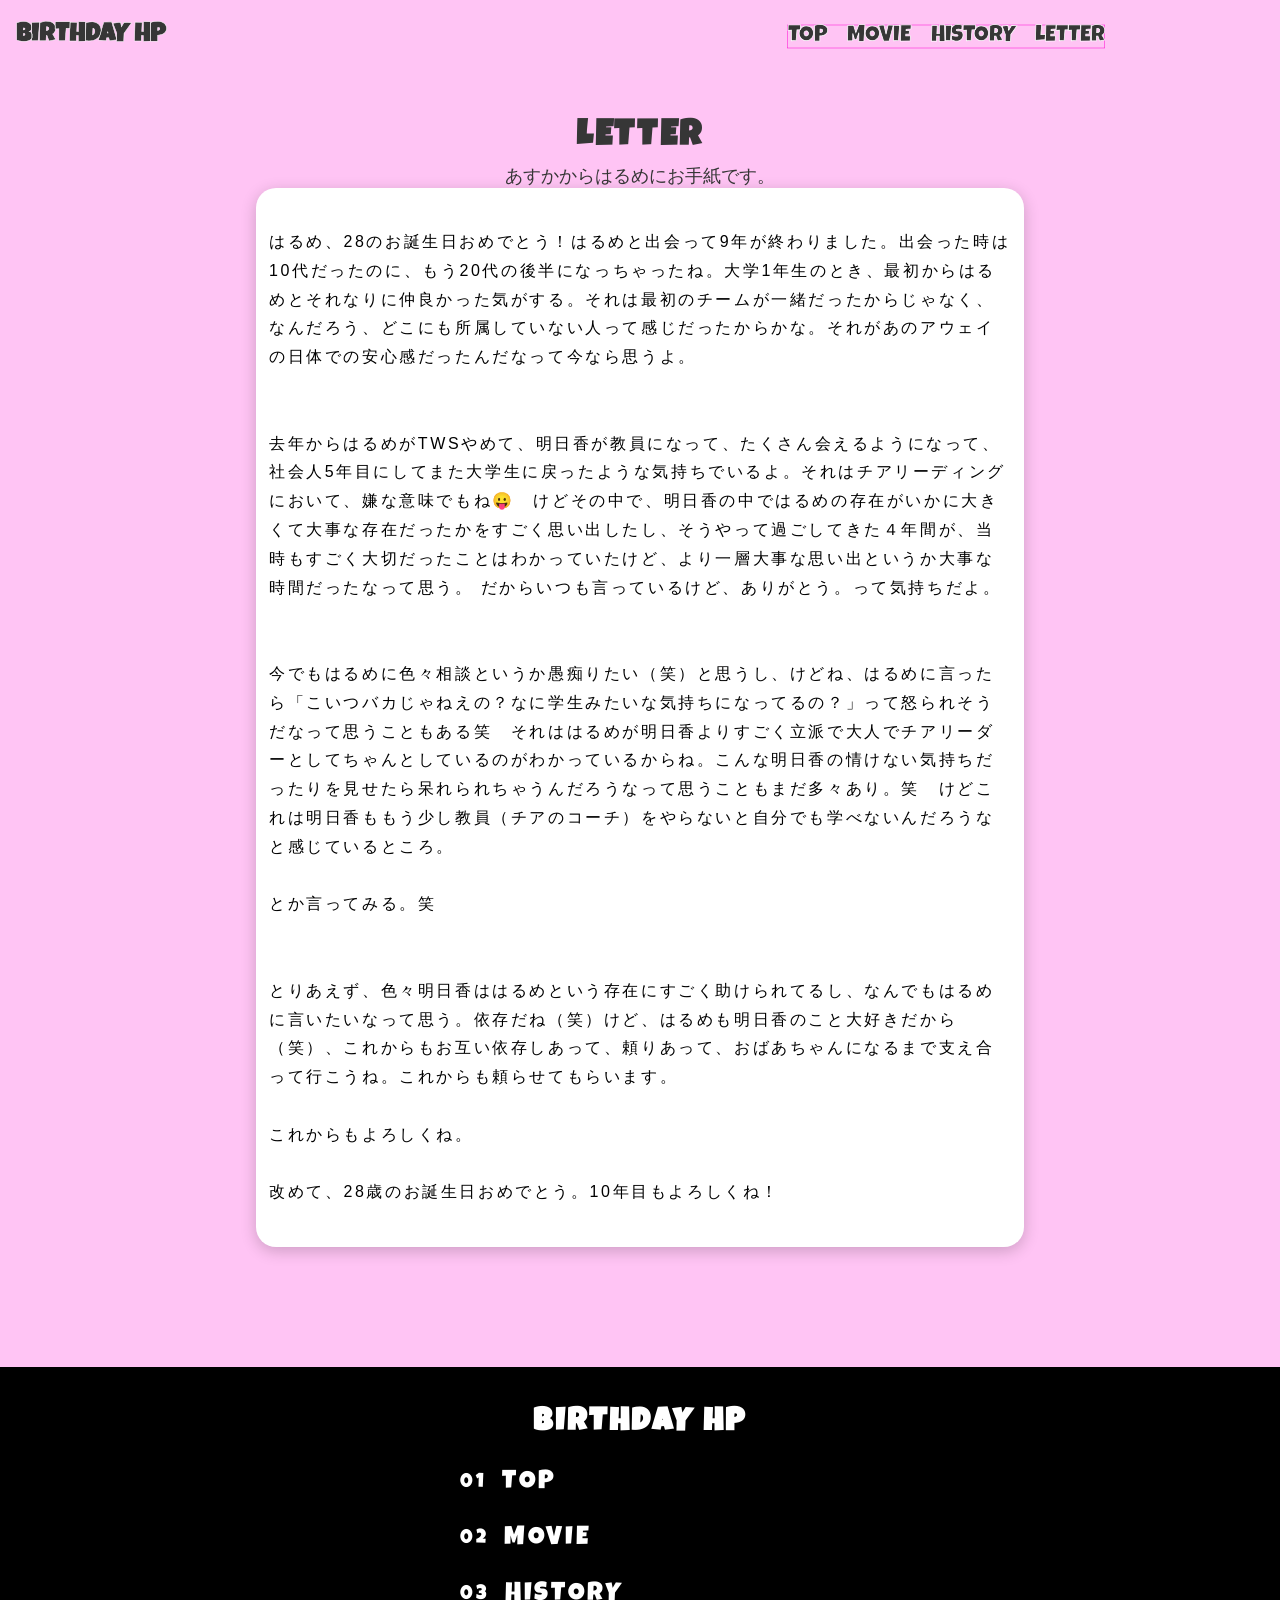
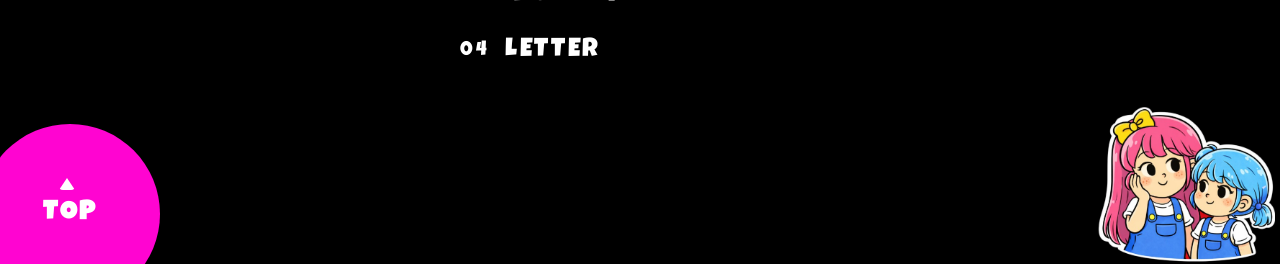
<file: letter.html>
<!doctype html>
<html lang="ja">
  <head>
    <meta charset="utf-8" />
    <meta name="viewport" content="width=device-width,initial-scale=1" />
    <title>BIRTHDAY HP</title>
    <meta
      name="description"
      content="大好きなはるめの誕生日をお祝いするHPになっています"
    />
    <meta name="format-detection" content="telephone=no" />

    <!-- favicon/web-clip-icon -->
    <link rel="icon" href="favicon.ico" type="image/ico" />
    <link rel="icon" href="favicon.png" type="image/png" />
    <link rel="icon" href="favicon.svg" type="image/svg+xml" />
    <link rel="apple-touch-icon" href="webclip.png" />

    <!-- ogp -->
    <meta property="og:site_name" content="BIRTHDAY HP" />
    <meta property="og:url" content="" />
    <meta property="og:type" content="website" />
    <meta property="og:title" content="BIRTHDAY HP" />
    <meta
      property="og:description"
      content="大好きなはるめの誕生日をお祝いするHPになっています"
    />
    <meta property="og:image" content="" />
    <meta property="og:locale" content="ja_JP" />
    <meta name="twitter:card" content="summary_large_image" />
    <meta
      name="twitter:description"
      content="大好きなはるめの誕生日をお祝いするHPになっています"
    />
    <meta name="twitter:image:src" content="" />

    <!-- google fonts -->
    <link rel="preconnect" href="https://fonts.googleapis.com" />
    <link rel="preconnect" href="https://fonts.gstatic.com" crossorigin />
    <link
      href="https://fonts.googleapis.com/css2?family=Luckiest+Guy&display=swap"
      rel="stylesheet"
    />

    <!-- css -->
    <link rel="stylesheet" href="css/reset.css" />
    <link rel="stylesheet" href="css/main.css" />

    <!-- js -->
    <!-- gsap,swiperのscriptを読み込む際はmain.jsより先に読み込んでください。 -->
    <script src="https://cdn.jsdelivr.net/npm/gsap@3.14.1/dist/gsap.min.js"></script>
    <script src="js/main.js" defer></script>
  </head>

  <body class="js_body">
    <header class="l_header">
      <h1 class="l_header-logo">
        <a href="index.html" class="l_header-logo_link">BIRTHDAY HP</a>
      </h1>
      <nav class="l_header-nav js_navigation">
        <ul class="l_header-nav_list">
          <li class="l_header-nav_item">
            <a href="index.html" class="l_header-nav_link"
              ><span class="l_header-nav__span">01</span>TOP</a
            >
          </li>
          <li class="l_header-nav_item">
            <a href="movie.html" class="l_header-nav_link"
              ><span class="l_header-nav__span">02</span>MOVIE</a
            >
          </li>
          <li class="l_header-nav_item">
            <a href="history.html" class="l_header-nav_link"
              ><span class="l_header-nav__span">03</span>HISTORY</a
            >
          </li>
          <li class="l_header-nav_item">
            <a href="letter.html" class="l_header-nav_link"
              ><span class="l_header-nav__span">04</span>LETTER</a
            >
          </li>

          <div class="l_header-follow-box">
            <p class="l_header-follow-txt">FOLLOW ME!</p>
            <div class="l_header-follow-img-wrapper">
              <a
                href="https://www.instagram.com/tomorrow87270/"
                target="_blank"
                class="l_header-follow-link"
              >
                <img
                  src="img/instgram.png"
                  alt="インスタグラムのロゴ"
                  width="41"
                  height="42"
                  class="l_header-follow-img"
                />
              </a>
            </div>
          </div>

          <div class="l_header-imageicon">
            <img
              src="img/illust_logo.png"
              alt="はるめとあすかのイラスト"
              width="500"
              height="500"
              class="l_header-imageicon-img"
            />
          </div>
        </ul>
      </nav>

      <button class="m_hamburger js_hamburger">
        <span class="m_hamburger-bar js_hamburger-bar"></span>
        <span class="m_hamburger-bar js_hamburger-bar"></span>
        <span class="m_hamburger-bar js_hamburger-bar"></span>
      </button>
    </header>

    <main class="letter_main">
      <section class="letter_section">
        <div class="l_contents">
          <div class="l_container">
            <h2 class="l_section-title">LETTER</h2>
            <p class="l_section-txt">あすかからはるめにお手紙です。</p>

            <div class="letter_letter-wrap">
              <p class="letter_letter-txt">
                はるめ、28のお誕生日おめでとう！はるめと出会って9年が終わりました。出会った時は10代だったのに、もう20代の後半になっちゃったね。大学1年生のとき、最初からはるめとそれなりに仲良かった気がする。それは最初のチームが一緒だったからじゃなく、なんだろう、どこにも所属していない人って感じだったからかな。それがあのアウェイの日体での安心感だったんだなって今なら思うよ。
                <br /><br /><br />去年からはるめがTWSやめて、明日香が教員になって、たくさん会えるようになって、社会人5年目にしてまた大学生に戻ったような気持ちでいるよ。それはチアリーディングにおいて、嫌な意味でもね😛　けどその中で、明日香の中ではるめの存在がいかに大きくて大事な存在だったかをすごく思い出したし、そうやって過ごしてきた４年間が、当時もすごく大切だったことはわかっていたけど、より一層大事な思い出というか大事な時間だったなって思う。
                だからいつも言っているけど、ありがとう。って気持ちだよ。
                <br /><br /><br />今でもはるめに色々相談というか愚痴りたい（笑）と思うし、けどね、はるめに言ったら「こいつバカじゃねえの？なに学生みたいな気持ちになってるの？」って怒られそうだなって思うこともある笑　それははるめが明日香よりすごく立派で大人でチアリーダーとしてちゃんとしているのがわかっているからね。こんな明日香の情けない気持ちだったりを見せたら呆れられちゃうんだろうなって思うこともまだ多々あり。笑　けどこれは明日香ももう少し教員（チアのコーチ）をやらないと自分でも学べないんだろうなと感じているところ。
                <br /><br />とか言ってみる。笑
                <br /><br /><br />とりあえず、色々明日香ははるめという存在にすごく助けられてるし、なんでもはるめに言いたいなって思う。依存だね（笑）けど、はるめも明日香のこと大好きだから（笑）、これからもお互い依存しあって、頼りあって、おばあちゃんになるまで支え合って行こうね。これからも頼らせてもらいます。
                <br /><br />これからもよろしくね。
                <br /><br />改めて、28歳のお誕生日おめでとう。10年目もよろしくね！
              </p>
            </div>
          </div>
        </div>
      </section>
    </main>

    <footer class="l_footer">
      <div class="l_footer_contents">
        <div class="l_container">
          <p class="l_footer_logo">BIRTHDAY HP</p>

          <div class="l_footer-nav">
            <ul class="l_footer-nav_list">
              <li class="l_footer-nav_item">
                <a href="index.html" class="l_header-nav_link"
                  ><span class="l_footer-nav__span">01</span>TOP</a
                >
              </li>
              <li class="l_footer-nav_item">
                <a href="movie.html" class="l_header-nav_link"
                  ><span class="l_footer-nav__span">02</span>MOVIE</a
                >
              </li>
              <li class="l_footer-nav_item">
                <a href="history.html" class="l_header-nav_link"
                  ><span class="l_footer-nav__span">03</span>HISTORY</a
                >
              </li>
              <li class="l_footer-nav_item">
                <a href="letter.html" class="l_header-nav_link"
                  ><span class="l_footer-nav__span">04</span>LETTER</a
                >
              </li>
            </ul>
          </div>
        </div>

        <div class="l_footer_pagetop-btn-wrap">
          <a href="#" class="top_pagetop_btn">TOP</a>
        </div>

        <div class="l_footer_illust-wrap">
          <img
            src="img/illust_logo.png"
            alt="はるめあすかのイラストロゴ"
            class="l_footer_illust"
            width="500"
            height="500"
          />
        </div>
      </div>
    </footer>
  </body>
</html>
</file>
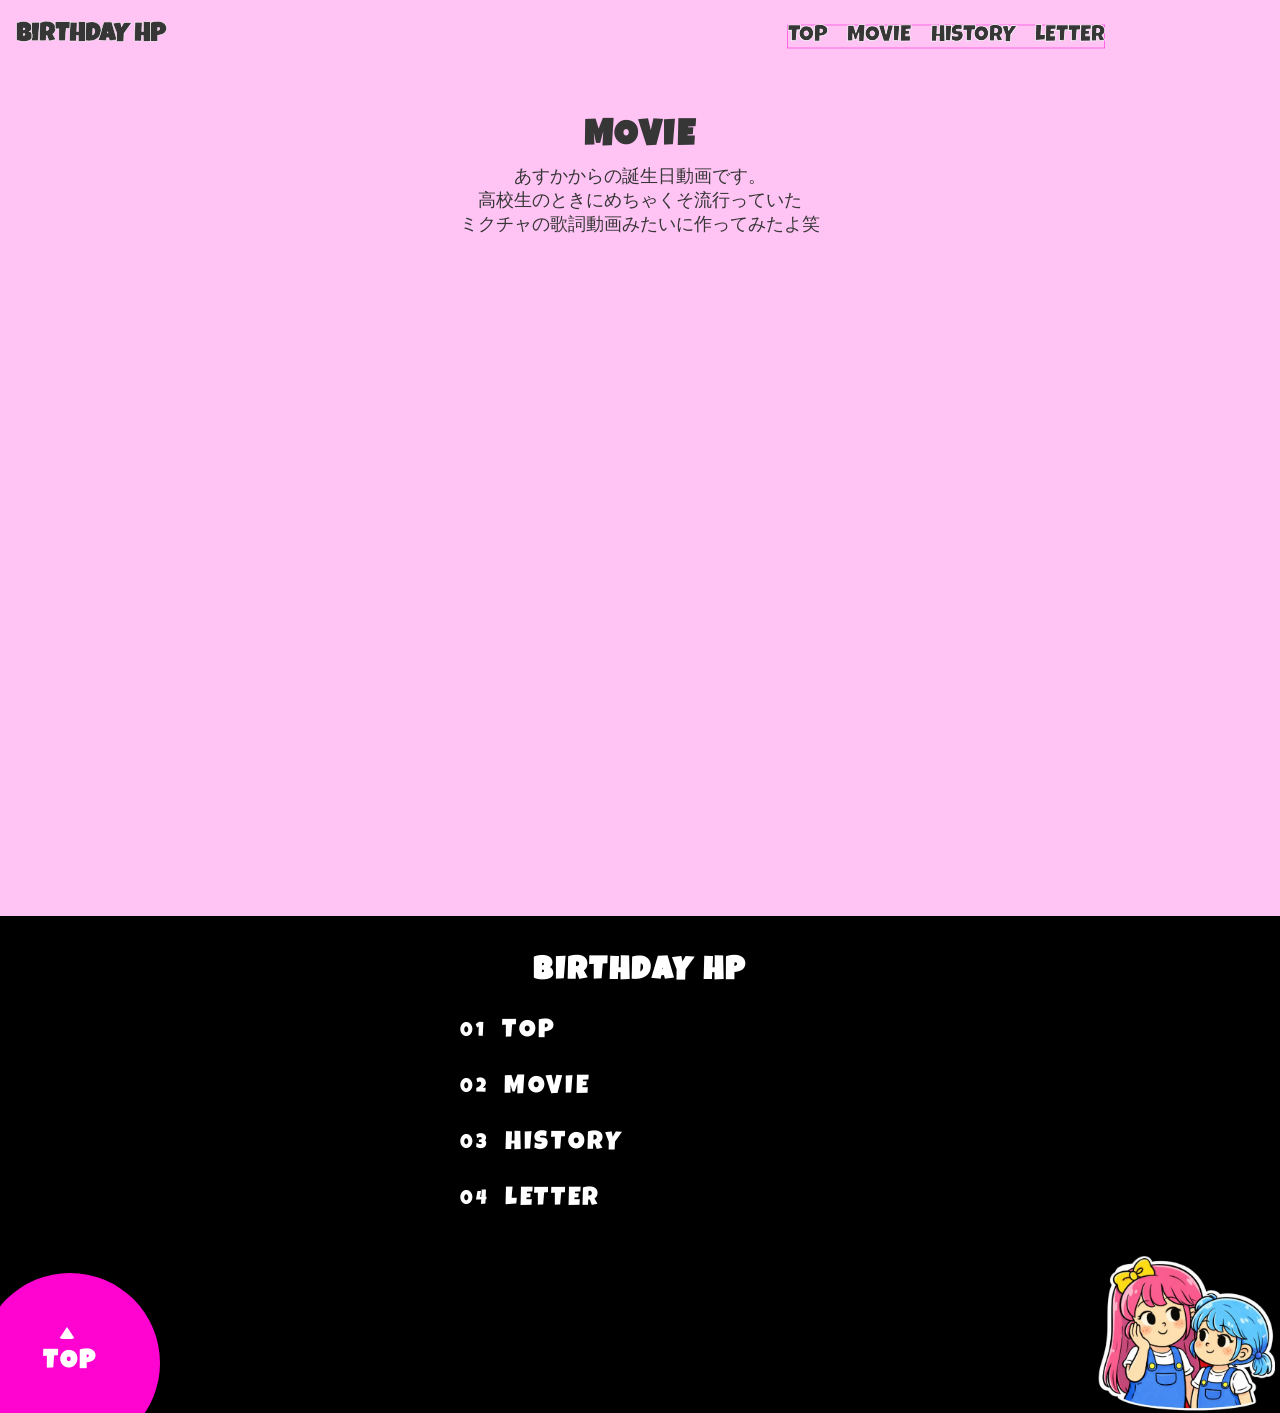
<file: movie.html>
<!doctype html>
<html lang="ja">
  <head>
    <meta charset="utf-8" />
    <meta name="viewport" content="width=device-width,initial-scale=1" />
    <title>BIRTHDAY HP</title>
    <meta
      name="description"
      content="大好きなはるめの誕生日をお祝いするHPになっています"
    />
    <meta name="format-detection" content="telephone=no" />

    <!-- favicon/web-clip-icon -->
    <link rel="icon" href="favicon.ico" type="image/ico" />
    <link rel="icon" href="favicon.png" type="image/png" />
    <link rel="icon" href="favicon.svg" type="image/svg+xml" />
    <link rel="apple-touch-icon" href="webclip.png" />

    <!-- ogp -->
    <meta property="og:site_name" content="BIRTHDAY HP" />
    <meta property="og:url" content="" />
    <meta property="og:type" content="website" />
    <meta property="og:title" content="BIRTHDAY HP" />
    <meta
      property="og:description"
      content="大好きなはるめの誕生日をお祝いするHPになっています"
    />
    <meta property="og:image" content="" />
    <meta property="og:locale" content="ja_JP" />
    <meta name="twitter:card" content="summary_large_image" />
    <meta
      name="twitter:description"
      content="大好きなはるめの誕生日をお祝いするHPになっています"
    />
    <meta name="twitter:image:src" content="" />

    <!-- google fonts -->
    <link rel="preconnect" href="https://fonts.googleapis.com" />
    <link rel="preconnect" href="https://fonts.gstatic.com" crossorigin />
    <link
      href="https://fonts.googleapis.com/css2?family=Luckiest+Guy&display=swap"
      rel="stylesheet"
    />

    <!-- css -->
    <link rel="stylesheet" href="css/reset.css" />
    <link rel="stylesheet" href="css/main.css" />

    <!-- js -->
    <!-- gsap,swiperのscriptを読み込む際はmain.jsより先に読み込んでください。 -->
    <script src="js/main.js" defer></script>
  </head>
  <body class="js_body">
    <header class="l_header">
      <h1 class="l_header-logo">
        <a href="index.html" class="l_header-logo_link">BIRTHDAY HP</a>
      </h1>
      <nav class="l_header-nav js_navigation">
        <ul class="l_header-nav_list">
          <li class="l_header-nav_item">
            <a href="index.html" class="l_header-nav_link"
              ><span class="l_header-nav__span">01</span>TOP</a
            >
          </li>
          <li class="l_header-nav_item">
            <a href="movie.html" class="l_header-nav_link"
              ><span class="l_header-nav__span">02</span>MOVIE</a
            >
          </li>
          <li class="l_header-nav_item">
            <a href="history.html" class="l_header-nav_link"
              ><span class="l_header-nav__span">03</span>HISTORY</a
            >
          </li>
          <li class="l_header-nav_item">
            <a href="letter.html" class="l_header-nav_link"
              ><span class="l_header-nav__span">04</span>LETTER</a
            >
          </li>

          <div class="l_header-follow-box">
            <p class="l_header-follow-txt">FOLLOW ME!</p>
            <div class="l_header-follow-img-wrapper">
              <a
                href="https://www.instagram.com/tomorrow87270/"
                target="_blank"
                class="l_header-follow-link"
              >
                <img
                  src="img/instgram.png"
                  alt="インスタグラムのロゴ"
                  width="41"
                  height="42"
                  class="l_header-follow-img"
                />
              </a>
            </div>
          </div>

          <div class="l_header-imageicon">
            <img
              src="img/illust_logo.png"
              alt="はるめとあすかのイラスト"
              width="500"
              height="500"
              class="l_header-imageicon-img"
            />
          </div>
        </ul>
      </nav>

      <button class="m_hamburger js_hamburger">
        <span class="m_hamburger-bar js_hamburger-bar"></span>
        <span class="m_hamburger-bar js_hamburger-bar"></span>
        <span class="m_hamburger-bar js_hamburger-bar"></span>
      </button>
    </header>

    <main class="movie_main">
      <section class="movie_section">
        <div class="l_contents">
          <div class="l_container">
            <h2 class="l_section-title">MOVIE</h2>
            <p class="l_section-txt">
              あすかからの誕生日動画です。
              <br />高校生のときにめちゃくそ流行っていた
              <br />ミクチャの歌詞動画みたいに作ってみたよ笑
            </p>
            <div class="movie_video-wrap">
              <iframe
                width="560"
                height="315"
                src="https://www.youtube.com/embed/3ksTrA09Cko"
                title="YouTube video player"
                frameborder="0"
                allow="
                  accelerometer;
                  autoplay;
                  clipboard-write;
                  encrypted-media;
                  gyroscope;
                  picture-in-picture;
                  web-share;
                "
                allowfullscreen
                class="movie_video"
              ></iframe>
            </div>
          </div>
        </div>
      </section>
    </main>

    <footer class="l_footer">
      <div class="l_footer_contents">
        <div class="l_container">
          <p class="l_footer_logo">BIRTHDAY HP</p>

          <div class="l_footer-nav">
            <ul class="l_footer-nav_list">
              <li class="l_footer-nav_item">
                <a href="index.html" class="l_header-nav_link"
                  ><span class="l_footer-nav__span">01</span>TOP</a
                >
              </li>
              <li class="l_footer-nav_item">
                <a href="movie.html" class="l_header-nav_link"
                  ><span class="l_footer-nav__span">02</span>MOVIE</a
                >
              </li>
              <li class="l_footer-nav_item">
                <a href="history.html" class="l_header-nav_link"
                  ><span class="l_footer-nav__span">03</span>HISTORY</a
                >
              </li>
              <li class="l_footer-nav_item">
                <a href="letter.html" class="l_header-nav_link"
                  ><span class="l_footer-nav__span">04</span>LETTER</a
                >
              </li>
            </ul>
          </div>
        </div>

        <div class="l_footer_pagetop-btn-wrap">
          <a href="#" class="top_pagetop_btn">TOP</a>
        </div>

        <div class="l_footer_illust-wrap">
          <img
            src="img/illust_logo.png"
            alt="はるめあすかのイラストロゴ"
            class="l_footer_illust"
            width="500"
            height="500"
          />
        </div>
      </div>
    </footer>
  </body>
</html>
</file>
<file: css/main.css>
@charset "UTF-8";

:root {
  /* 色管理用の変数 */
  --black-color: #000000;
  --white-color: #fff;
  --text-color: #363636;
  --primary-color: #ffc4f4;
  --accent-color: #ff04d1;
}

:root {
  /* コンテンツ幅管理用の変数 */
  --content-width-sm: 800px;
  --content-width: 960px;
  --content-width-lg: 1088px;
}

:root {
  /* z-index管理用の変数 */
  --z-index-back: -1;
  --z-index-default: 1;
  --z-index-header: 100;
  --z-index-menu: 150;
  --z-index-modal: 200;
}

/* ---------- base ---------- */

body {
  font-family: "Luckiest Guy", cursive;
  font-weight: 400;
  font-style: normal;
  color: var(--text-color);
  font-size: 26px;
  letter-spacing: 0.1em;
}

/* クリックした際の青い枠線を削除 */
/* *:focus {
  outline: none;
} */

/* タップした際の青い四角を削除 */
/* button,
span {
  -webkit-tap-highlight-color: rgba(0, 0, 0, 0);
  cursor: pointer;
} */

/* ---------- utility ---------- */

@media screen and (min-width: 375px) {
  .u_sm-dn {
    display: none;
  }
}

@media screen and (min-width: 1080px) {
  .u_lg-dn {
    display: none;
  }
}

/* ---------- layout ---------- */

.l_container-sm,
.l_container,
.l_container-lg {
  width: 100%;
  padding: 0 16px;
  margin: 0 auto;
}

.l_container-sm {
  max-width: calc(var(--content-width-sm) + 32px);
}

.l_container {
  max-width: calc(var(--content-width) + 32px);
}

.l_container-lg {
  max-width: calc(var(--content-width-lg) + 32px);
}

.l_contents {
  padding: 120px 0;
}

/* header */
.l_header {
  position: absolute;
  top: 0;
  left: 0;
  z-index: var(--z-index-header);
  width: 100%;
  height: 72px;
  padding: 0 16px;
  display: flex;
  justify-content: space-between;
  align-items: center;
}

.l_header-logo {
  font-weight: bold;
  color: var(--text-color); /* 文字の中の色 */
  -webkit-text-stroke: 0.5px var(--white-color);
  letter-spacing: normal;
  white-space: nowrap;
  flex-shrink: 0;
}

.l_header-logo_link {
  height: 100%;
  width: 100%;
  display: flex;
  align-items: center;
}

.l_header-nav {
  position: fixed;
  top: 0;
  right: 0;
  bottom: 0;
  left: 0;
  z-index: var(--z-index-modal);
  background: var(--white-color);
  border: 1px solid var(--accent-color);
  margin: 5rem 1rem;
}

@media screen and (min-width: 768px) {
  .l_header-nav {
    opacity: 1;
    position: static;
    background: transparent;
    margin: 0;
    margin-left: auto;
  }
}

.l_header-nav_list {
  display: flex;
  gap: 40px;
  flex-direction: column;
  justify-content: center;
  letter-spacing: normal;
  height: 100%;
}

@media screen and (min-width: 768px) {
  .l_header-nav_list {
    flex-direction: row;
  }
}

.l_header-nav_item {
  display: flex;
}

@media screen and (min-width: 768px) {
  .l_header-nav_item {
    -webkit-text-stroke: 1.5px var(--white-color);
    font-size: 45px;
  }
}

.l_header-nav_link {
  height: 100%;
  display: flex;
  align-items: center;
}

.l_header-nav__span {
  font-size: 20px;
  margin-right: 16px;
  width: 120px; /* ←ここが肝！ */
  text-align: right;
}

@media screen and (min-width: 768px) {
  .l_header-nav__span {
    display: none;
  }
}

.l_header-follow-box {
  display: flex;
  align-items: center;
  justify-content: center;
  gap: 8px;
}

@media screen and (min-width: 768px) {
  .l_header-follow-box {
    display: none;
  }
}

.l_header-follow-img {
  width: 32px;
  height: 32px;
}

@media screen and (min-width: 768px) {
  .l_header-imageicon {
    display: none;
  }
}
.l_header-imageicon-img {
  position: absolute;
  bottom: 0px;
  right: 10px;
  width: 150px;
  height: 150px;
}

/* main */
.l_section-title {
  font-size: 36px;
  font-weight: bold;
  text-align: center;
}

.l_section-txt {
  font-family: "Zen Kaku Gothic New", sans-serif;
  font-weight: 400;
  font-style: normal;
  font-size: 18px;
  letter-spacing: normal;
  text-align: center;
  margin-top: 8px;
}

/* footer */
.l_footer {
  background-color: var(--black-color);
  color: var(--white-color);
  padding-top: 40px;
  padding-bottom: 200px;
  height: 100%;
  position: relative;
  overflow: hidden;
}

.l_footer_logo {
  font-size: 32px;
  font-weight: bold;
  text-align: center;
}

.l_footer-nav {
  padding: 30px 100px 0 100px;
  width: 100%;
  margin: 0 auto;
}

@media screen and (min-width: 768px) {
  .l_footer-nav {
    margin-left: 140px;
  }
}

@media screen and (min-width: 1080px) {
  .l_footer-nav {
    margin-left: 200px;
  }
}

.l_footer-nav_list {
  display: flex;
  flex-direction: column;
  gap: 30px;
}

.l_footer-nav__span {
  font-size: 20px;
  margin-right: 16px;
}

.l_footer_pagetop-btn-wrap {
  background-color: var(--accent-color);
  position: absolute;
  left: -20px;
  bottom: -40px;
  width: 180px;
  height: 180px;
  border-radius: 50%;
  display: flex;
  flex-direction: column;
  justify-content: center;
  align-items: center;
  color: #fff;
  font-weight: bold;
  text-decoration: none;
}

.l_footer_illust-wrap {
  position: absolute;
  right: 5px;
  bottom: -10px;
  width: 180px;
  height: 180px;
}

/*---------- module ----------*/
.m_hamburger {
  display: block;
  width: 50px;
  height: 50px;
  border-radius: 50%;
  display: flex;
  flex-direction: column;
  justify-content: center; /* 縦中央 */
  align-items: center;
  z-index: var(--z-index-modal);
  border: none;
  cursor: pointer;
  background: var(--white-color);
  position: relative;
}

@media screen and (min-width: 768px) {
  .m_hamburger {
    display: none;
  }
}

.m_hamburger-bar {
  width: 24px;
  height: 4px;
  border-radius: 2px;
  background: var(--text-color);
  position: absolute;
}

.m_hamburger-bar:nth-child(1) {
  top: 16px;
}

.m_hamburger-bar:nth-child(2) {
  top: 50%;
  transform: translateY(-50%);
}

.m_hamburger-bar:nth-child(3) {
  bottom: 16px;
}

/* OPENING */
.m_opening {
  position: fixed;
  top: 0;
  bottom: 0;
  right: 0;
  left: 0;
  z-index: var(--z-index-modal);
  background: #f5fffa;
  display: flex;
}

.m_opening_box {
  text-align: center;
  margin: auto;
}

.m_opening-logo {
  width: 200px;
  height: 200px;
}

.m_opening_heading {
  color: var(--text-color);
  font-size: 36px;
  font-weight: bold;
}

@media screen and (min-width: 768px) {
  .m_opening_heading {
    font-size: 56px;
  }
}

/*---------- top ----------*/
/* KV */
.top_kv {
  height: 100vh;
  background: url("../img/KV.jpg") 35% center/cover;
}

.top_kv-inner {
  position: relative;
  height: 100%;
}

.top_kv_box {
  width: calc(100% - 16px * 2);
  position: absolute;
  top: 50%;
  left: 50%;
  transform: translate(-50%, -50%);
}

@media screen and (min-width: 1080px) {
  .top_kv_box {
    width: 100%;
  }
}

.top_kv_copy {
  font-size: 70px;
  letter-spacing: normal;
  -webkit-text-stroke: 3px var(--white-color);
  line-height: 1.3;
}

@media screen and (min-width: 768px) {
  .top_kv_copy {
    text-align: center;
  }
}

.top_kv_copy-second {
  font-size: 60px;
  letter-spacing: normal;
  -webkit-text-stroke: 3px var(--white-color);
  line-height: 1.3;
  text-align: center;
}

.top_kv_copy-third {
  font-size: 70px;
  letter-spacing: normal;
  -webkit-text-stroke: 3px var(--white-color);
  line-height: 1.3;
  text-align: center;
}

/* main section */
.top_message_section {
  background: url("../img/background.png");
  background-size: 768px auto; /* ← 画像1枚のサイズ */
  background-size: cover;
  background-position: center;
}

.top_message_wrap {
  background-color: var(--white-color);
  margin: 0 16px;
  box-shadow: 0 4px 16px rgba(0, 0, 0, 0.2);
  border: 3px solid var(--accent-color);
  border-radius: 20px;
}

@media screen and (min-width: 768px) {
  .top_message_wrap {
    width: 60%;
    margin: 0 auto;
  }
}

.top_message_box {
  padding: 32px 22px;
  font-family: "Zen Kaku Gothic New", sans-serif;
  font-weight: 400;
  font-style: normal;
  text-align: center;
  line-height: 1.8;
}

.top_message_sub-copy {
  font-size: 16px;
  font-weight: bold;
  letter-spacing: normal;
}

.top_message_main-copy {
  font-size: 30px;
  font-weight: bold;
}

.top_messsage_last-copy {
  font-size: 18px;
  font-weight: bold;
  letter-spacing: normal;
}

.top_message_photo-box {
  margin-top: 70px;
}

.top_message-photo-wrap {
  width: 100%;
  margin: 0 auto;
}

@media screen and (min-width: 768px) {
  .top_message-photo-wrap {
    width: 60%;
  }
}

.top_message-photo {
  border: 1px solid var(--white-color);
}

.top_pagetop_btn {
  position: relative;
  text-align: center;
}

.top_pagetop_btn::after {
  content: "";
  position: absolute;
  left: 30%;
  top: -90%;
  width: 8px;
  height: 8px;
  border-left: 8px solid transparent;
  border-right: 8px solid transparent;
  border-radius: 4px;
  border-bottom: 12px solid var(--white-color);
}

/*---------- movie ----------*/
/* main */
.movie_section {
  background-color: var(--primary-color);
}

.movie_video-wrap {
  width: 100%;
  position: relative;
  padding-top: 56.25%;
  margin-top: 20px;
}

.movie_video {
  position: absolute;
  top: 0;
  left: 0;
  width: 100%;
  height: 100%;
}

/*---------- letter ----------*/
.letter_section {
  background-color: var(--primary-color);
}

.letter_letter-wrap {
  width: 100%;
  margin-top: 20px;
  padding: 30px 3px;
  background-color: var(--white-color);
  box-shadow: 0 4px 16px rgba(0, 0, 0, 0.2);
  border-radius: 20px;
}

@media screen and (min-width: 768px) {
  .letter_letter-wrap {
    width: 80%;
    margin: 0 auto;
  }
}

.letter_letter-txt {
  font-family: "Zen Kaku Gothic New", sans-serif;
  font-weight: 400;
  font-style: normal;
  font-size: 16px;
  line-height: 1.8;
  color: var(--black-color);
  padding: 10px 10px;
}

/*---------- history ----------*/
.history_section {
  background-color: var(--primary-color);
}

.history_contents {
  margin-top: 20px;
}

.history_content {
  background-color: var(--white-color);
  box-shadow: 0 4px 16px rgba(0, 0, 0, 0.2);
  padding: 8px;
  font-family: "Zen Kaku Gothic New", sans-serif;
  font-weight: 400;
  font-style: normal;
}

@media screen and (min-width: 768px) {
  .history_content {
    width: 80%;
    margin: 0 auto;
  }
}

.history_txt-wrap {
  margin: 10px 5px;
}

.history-date {
  font-size: 18px;
  font-weight: bold;
}

.history_content-ttl {
  font-size: 20px;
  font-weight: bold;
  display: inline;
  line-height: 0.5;
  letter-spacing: normal;
  background: linear-gradient(transparent 80%, #9999ff 80%);
}

.history_content-txt {
  font-size: 16px;
  line-height: 1.6;
}

.history_slide-items_wrap {
  width: 100%;
  height: 100%;
  margin: auto;
}

.history_slide-items {
  display: flex; /* ← 横並び */
  gap: 12px;
  overflow-x: auto; /* ← 横スクロール */
  scroll-snap-type: x mandatory; /* ← カチッと止まる */
  -webkit-overflow-scrolling: touch;
  padding-bottom: 8px;

  /* スクロールバー非表示（iOS向け） */
  scrollbar-width: none;
}

.history_slide-items::-webkit-scrollbar {
  display: none;
}

.history_slide-items_item {
  flex-shrink: 0; /* ← 絶対大事 */
  width: 85%; /* ← インスタっぽさ */
  aspect-ratio: 4 / 5;
  scroll-snap-align: start;
}

/* 画像本体 */
.history_slide-items_photo {
  width: 100%;
  height: 100%;
  object-fit: cover;
  border-radius: 16px;
}

.history_slide-items_item.is-contain .history_slide-items_photo {
  object-fit: contain;
  background: #ffcccc; /* 余白をやさしく */
}

/* コンティニュー */
.history_continue-box {
  display: flex;
  justify-content: center;
  align-items: center;
}

.history_continue-img-wrap {
  width: 45%;
  height: 45%;
}

@media screen and (min-width: 768px) {
  .history_continue-img-wrap {
    width: 30%;
    height: 30%;
  }
}

.history_continue-txt-box {
  background-color: var(--accent-color);
  padding: 30px;
  border-radius: 20px;
  text-align: center;
  position: relative;
}

@media screen and (min-width: 768px) {
  .sp_br {
    display: none;
  }
}

.history_continue-txt-box::before {
  content: "";
  position: absolute;
  border: 10px solid transparent;
  border-right: 10px solid var(--accent-color);
  left: -20px;
}

.history_continue-txt {
  font-size: 16px;
  font-weight: bold;
  letter-spacing: normal;
  color: var(--white-color);
}

.history_continue-box2 {
  display: flex;
  justify-content: center;
  align-items: center;
  gap: 20px;
  margin-top: 10px;
}

.history_continue-img-wrap2 {
  width: 25%;
  height: 25%;
}

.history_continue-txt-box2 {
  background-color: var(--accent-color);
  padding: 30px;
  border-radius: 20px;
  text-align: center;
  position: relative;
}

.history_continue-txt-box2::before {
  content: "";
  position: absolute;
  border: 10px solid transparent;
  border-left: 10px solid var(--accent-color);
  right: -20px;
}

.history_continue-txt2 {
  font-size: 16px;
  font-weight: bold;
  letter-spacing: normal;
  color: var(--white-color);
}

/* last */
.history_last-box {
  display: flex;
  justify-content: center;
  align-items: center;
  padding-top: 10px;
}

.history_last-img-wrap {
  width: 40%;
  height: 40%;
}

@media screen and (min-width: 768px) {
  .history_last-img-wrap {
    width: 25%;
    height: 25%;
  }
}

.history_last-txt-box {
  background-color: #99ffff;
  padding: 20px;
  border-radius: 20px;
  text-align: center;
  position: relative;
}

.history_last-txt-box::before {
  content: "";
  position: absolute;
  border: 10px solid transparent;
  border-left: 10px solid #99ffff;
  right: -20px;
}

.history_last-txt {
  font-size: 14px;
  font-weight: bold;
  letter-spacing: normal;
  color: var(--text-color);
}

/* ---------- js ---------- */
.js_body.is-active {
  overflow: hidden;
}

.js_navigation {
  opacity: 0;
  pointer-events: none;
  transform-origin: center;
  transform: scale(0.5);
  transition: all 0.3s ease;
}

@media screen and (min-width: 768px) {
  .js_navigation {
    opacity: 1;
    pointer-events: auto;
    position: static;
  }
}

.js_navigation.is-active {
  opacity: 1;
  pointer-events: auto;
  opacity: 1;
  transform: scale(1);
}

.js_hamburger-bar {
  transition:
    top 0.24s,
    transform 0.24s,
    opacity 0.24s;
}

.js_hamburger.is-active {
  background: var(--text-color);
}

.js_hamburger.is-active .js_hamburger-bar {
  background: var(--white-color);
}

.js_hamburger.is-active .m_hamburger-bar:first-child {
  top: 50%;
  transform: translateY(-50%) rotate(135deg);
}

.js_hamburger.is-active .m_hamburger-bar:nth-child(2) {
  transform: translate(50%, -50%);
  opacity: 0;
}

.js_hamburger.is-active .m_hamburger-bar:nth-child(3) {
  top: 50%;
  transform: translateY(-50%) rotate(-135deg);
}
</file>
